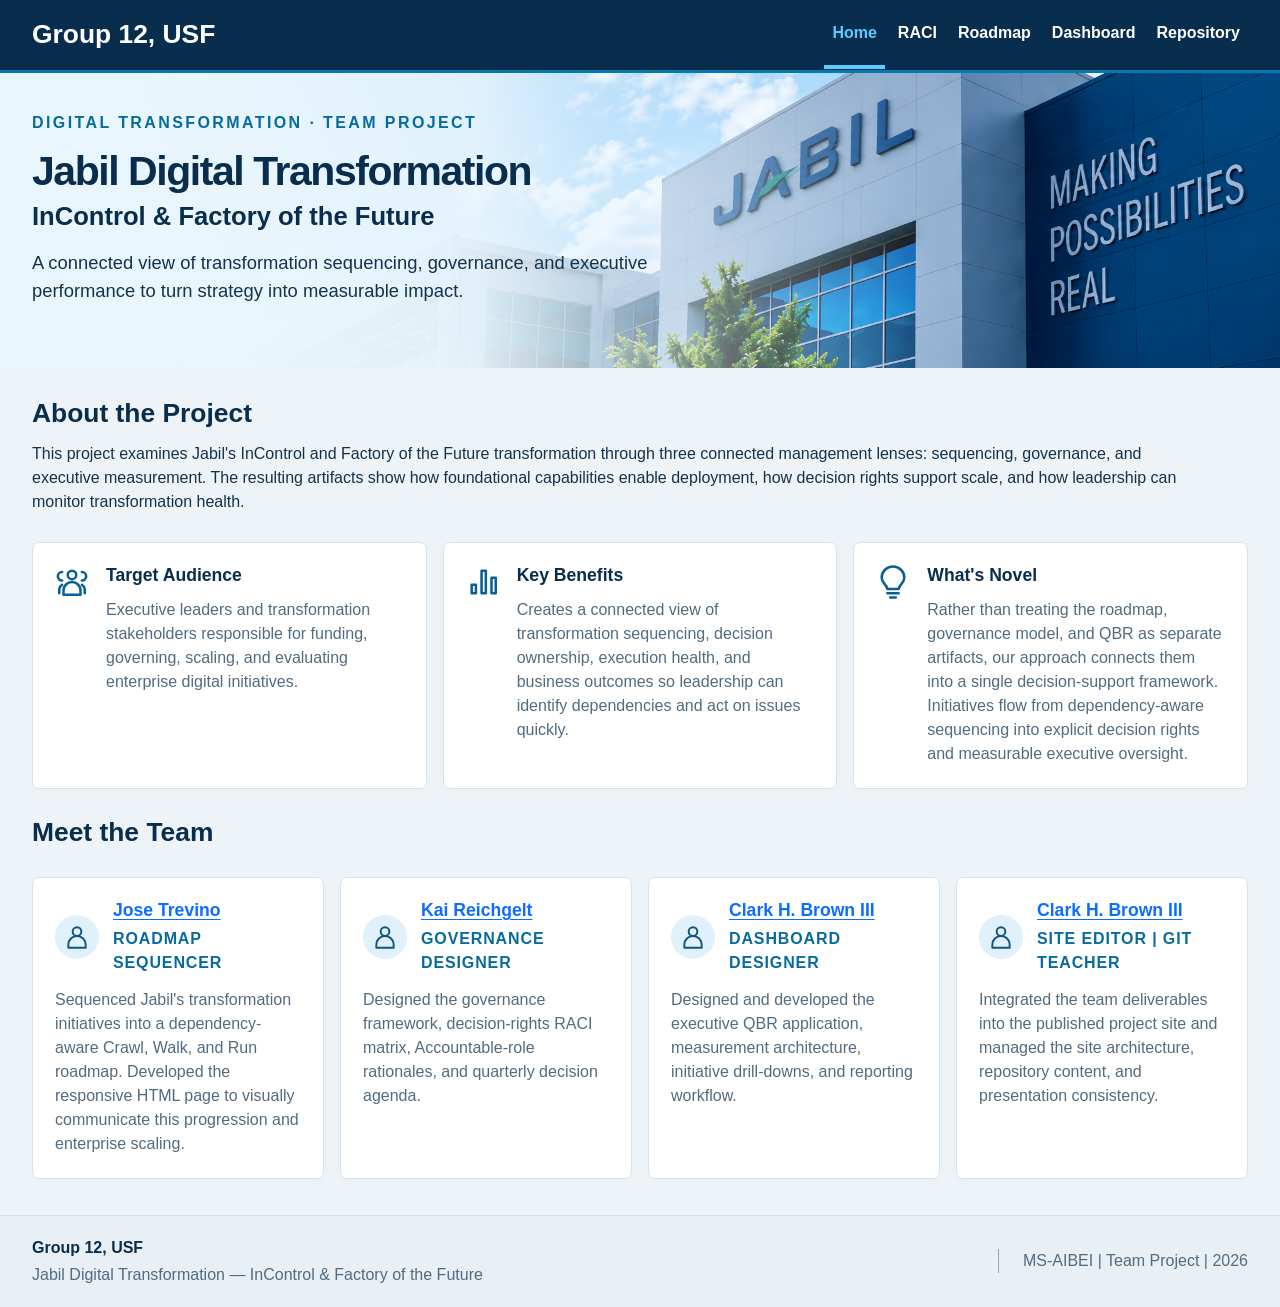
<file: index.html>
<!doctype html>
<html lang="en">
  <head>
    <meta charset="utf-8" />
    <meta name="viewport" content="width=device-width, initial-scale=1" />
    <meta name="theme-color" content="#092d4c" />
    <meta
      name="description"
      content="Group 12, USF: Jabil digital transformation roadmap, governance, and executive measurement."
    />
    <title>Jabil Digital Transformation | Group 12, USF</title>
    <link
      rel="stylesheet"
      href="https://cdn.jsdelivr.net/npm/bootstrap@5.3.8/dist/css/bootstrap.min.css"
      integrity="sha384-sRIl4kxILFvY47J16cr9ZwB07vP4J8+LH7qKQnuqkuIAvNWLzeN8tE5YBujZqJLB"
      crossorigin="anonymous"
    />
    <link rel="stylesheet" href="assets/css/site.css" />
  </head>
  <body>
    <svg xmlns="http://www.w3.org/2000/svg" class="d-none" aria-hidden="true">
      <symbol id="people" viewBox="0 0 24 24">
        <circle cx="12" cy="7" r="3" />
        <path
          d="M6 21v-3a6 6 0 0 1 12 0v3Z M5 5a3 3 0 0 0 0 6 M19 5a3 3 0 0 1 0 6 M3 20v-3a4 4 0 0 1 2-3 M21 20v-3a4 4 0 0 0-2-3"
        />
      </symbol>
      <symbol id="chart" viewBox="0 0 24 24">
        <path d="M4 20v-6h3v6Z M11 20V4h3v16Z M18 20v-11h3v11Z" />
      </symbol>
      <symbol id="bulb" viewBox="0 0 24 24">
        <path
          d="M8 17c0-3-4-4-4-8a8 8 0 0 1 16 0c0 4-4 5-4 8Z M8 20h8 M10 23h4"
        />
      </symbol>
      <symbol id="person" viewBox="0 0 24 24">
        <circle cx="12" cy="7" r="4" />
        <path d="M4 22v-3a8 8 0 0 1 16 0v3Z" />
      </symbol>
    </svg>
    <a class="skip" href="#content">Skip to content</a>
    <header class="site-header">
      <nav
        class="navbar navbar-expand-lg"
        data-bs-theme="dark"
        aria-label="Primary navigation"
      >
        <div class="container site-container">
          <a class="navbar-brand" href="index.html">Group 12, USF</a>
          <button
            class="navbar-toggler"
            type="button"
            data-bs-toggle="collapse"
            data-bs-target="#site-navigation"
            aria-controls="site-navigation"
            aria-expanded="false"
            aria-label="Toggle navigation"
          >
            <span class="navbar-toggler-icon"></span>
          </button>
          <div class="collapse navbar-collapse" id="site-navigation">
            <ul class="navbar-nav ms-auto">
              <li class="nav-item">
                <a class="nav-link active" href="index.html" aria-current="page"
                  >Home</a
                >
              </li>
              <li class="nav-item">
                <a class="nav-link" href="raci.html">RACI</a>
              </li>
              <li class="nav-item">
                <a class="nav-link" href="roadmap.html">Roadmap</a>
              </li>
              <li class="nav-item">
                <a class="nav-link" href="dashboard.html">Dashboard</a>
              </li>
              <li class="nav-item">
                <a class="nav-link" href="repository.html">Repository</a>
              </li>
            </ul>
          </div>
        </div>
      </nav>
    </header>
    <main id="content" tabindex="-1">
      <section class="hero" aria-labelledby="project-title">
        <div class="container site-container hero-inner">
          <div class="hero-copy">
            <p class="eyebrow">Digital Transformation · Team Project</p>
            <h1 id="project-title">Jabil Digital Transformation</h1>
            <p class="subtitle">InControl &amp; Factory of the Future</p>
            <p class="intro">
              A connected view of transformation sequencing, governance, and
              executive performance to turn strategy into measurable impact.
            </p>
          </div>
        </div>
      </section>
      <div class="container site-container content">
        <section aria-labelledby="about-heading">
          <h2 id="about-heading">About the Project</h2>
          <p class="about">
            This project examines Jabil's InControl and Factory of the Future
            transformation through three connected management lenses:
            sequencing, governance, and executive measurement. The resulting
            artifacts show how foundational capabilities enable deployment, how
            decision rights support scale, and how leadership can monitor
            transformation health.
          </p>
          <div class="row g-3 info-grid">
            <div class="col-12 col-md-4">
              <article class="card h-100 info-card">
                <svg class="icon" aria-hidden="true">
                  <use href="#people" />
                </svg>
                <div>
                  <h3>Target Audience</h3>
                  <p>
                    Executive leaders and transformation stakeholders
                    responsible for funding, governing, scaling, and evaluating
                    enterprise digital initiatives.
                  </p>
                </div>
              </article>
            </div>
            <div class="col-12 col-md-4">
              <article class="card h-100 info-card">
                <svg class="icon" aria-hidden="true"><use href="#chart" /></svg>
                <div>
                  <h3>Key Benefits</h3>
                  <p>
                    Creates a connected view of transformation sequencing,
                    decision ownership, execution health, and business outcomes
                    so leadership can identify dependencies and act on issues
                    quickly.
                  </p>
                </div>
              </article>
            </div>
            <div class="col-12 col-md-4">
              <article class="card h-100 info-card">
                <svg class="icon" aria-hidden="true"><use href="#bulb" /></svg>
                <div>
                  <h3>What's Novel</h3>
                  <p>
                    Rather than treating the roadmap, governance model, and QBR
                    as separate artifacts, our approach connects them into a
                    single decision-support framework. Initiatives flow from
                    dependency-aware sequencing into explicit decision rights
                    and measurable executive oversight.
                  </p>
                </div>
              </article>
            </div>
          </div>
          <h2>Meet the Team</h2>
          <div class="row g-3 team-grid">
            <div class="col-12 col-md-6 col-xl-3">
              <article class="card h-100">
                <div class="team-top">
                  <span class="avatar"
                    ><svg class="icon" aria-hidden="true">
                      <use href="#person" /></svg
                  ></span>
                  <div>
                    <h3>
                      <a
                        href="https://github.com/josegilberto-usf"
                        target="_blank"
                        rel="noopener noreferrer"
                        >Jose Trevino</a
                      >
                    </h3>
                    <div class="role">Roadmap Sequencer</div>
                  </div>
                </div>
                <p>
                  Sequenced Jabil's transformation initiatives into a
                  dependency-aware Crawl, Walk, and Run roadmap. Developed the
                  responsive HTML page to visually communicate this progression
                  and enterprise scaling.
                </p>
              </article>
            </div>
            <div class="col-12 col-md-6 col-xl-3">
              <article class="card h-100">
                <div class="team-top">
                  <span class="avatar"
                    ><svg class="icon" aria-hidden="true">
                      <use href="#person" /></svg
                  ></span>
                  <div>
                    <h3>
                      <a
                        href="https://github.com/kaiwreichgelt"
                        target="_blank"
                        rel="noopener noreferrer"
                        >Kai Reichgelt</a
                      >
                    </h3>
                    <div class="role">Governance Designer</div>
                  </div>
                </div>
                <p>
                  Designed the governance framework, decision-rights RACI
                  matrix, Accountable-role rationales, and quarterly decision
                  agenda.
                </p>
              </article>
            </div>
            <div class="col-12 col-md-6 col-xl-3">
              <article class="card h-100">
                <div class="team-top">
                  <span class="avatar"
                    ><svg class="icon" aria-hidden="true">
                      <use href="#person" /></svg
                  ></span>
                  <div>
                    <h3>
                      <a
                        href="https://github.com/clarkhbrowniii"
                        target="_blank"
                        rel="noopener noreferrer"
                        >Clark H. Brown III</a
                      >
                    </h3>
                    <div class="role">Dashboard Designer</div>
                  </div>
                </div>
                <p>
                  Designed and developed the executive QBR application,
                  measurement architecture, initiative drill-downs, and
                  reporting workflow.
                </p>
              </article>
            </div>
            <div class="col-12 col-md-6 col-xl-3">
              <article class="card h-100">
                <div class="team-top">
                  <span class="avatar"
                    ><svg class="icon" aria-hidden="true">
                      <use href="#person" /></svg
                  ></span>
                  <div>
                    <h3>
                      <a
                        href="https://github.com/clarkhbrowniii"
                        target="_blank"
                        rel="noopener noreferrer"
                        >Clark H. Brown III</a
                      >
                    </h3>
                    <div class="role">Site Editor | Git Teacher</div>
                  </div>
                </div>
                <p>
                  Integrated the team deliverables into the published project
                  site and managed the site architecture, repository content,
                  and presentation consistency.
                </p>
              </article>
            </div>
          </div>
        </section>
      </div>
    </main>
    <footer class="site-footer">
      <div class="container site-container footer-inner">
        <div>
          <strong>Group 12, USF</strong>
          <p>
            Jabil Digital Transformation — InControl &amp; Factory of the Future
          </p>
        </div>
        <div class="footer-meta">MS-AIBEI | Team Project | 2026</div>
      </div>
    </footer>
    <script
      src="https://cdn.jsdelivr.net/npm/bootstrap@5.3.8/dist/js/bootstrap.bundle.min.js"
      integrity="sha384-FKyoEForCGlyvwx9Hj09JcYn3nv7wiPVlz7YYwJrWVcXK/BmnVDxM+D2scQbITxI"
      crossorigin="anonymous"
    ></script>
  </body>
</html>
</file>
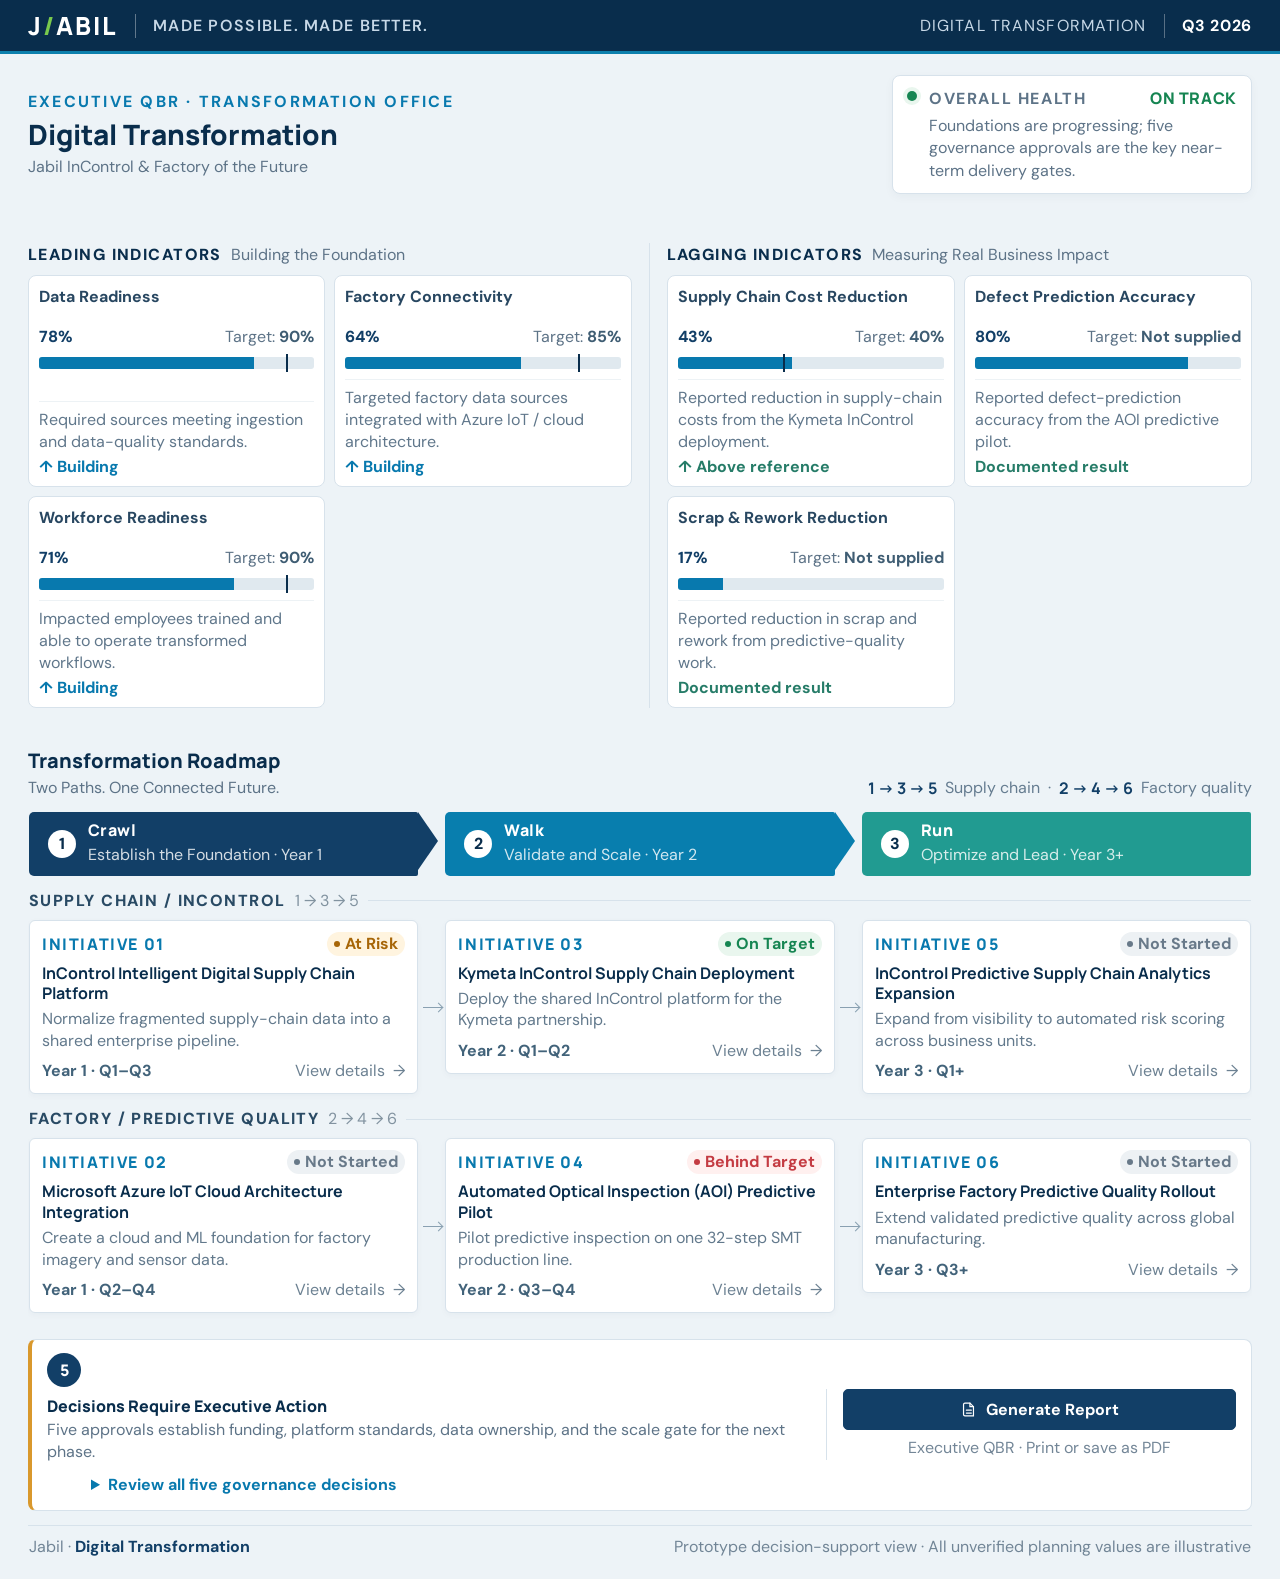
<file: _dashboard.html>
<!doctype html>
<html lang="en">
  <head>
    <meta charset="utf-8" />
    <meta name="viewport" content="width=device-width, initial-scale=1" />
    <meta name="theme-color" content="#092d4c" />
    <title>Digital Transformation | Executive QBR</title>
    <link rel="preconnect" href="https://fonts.googleapis.com" />
    <link rel="preconnect" href="https://fonts.gstatic.com" crossorigin />
    <link
      href="https://fonts.googleapis.com/css2?family=DM+Sans:wght@400;500;600;700&family=Manrope:wght@500;600;700;800&display=swap"
      rel="stylesheet"
    />
    <style>
      :root {
        color-scheme: light;
        --navy: #092d4c;
        --navy-2: #123f67;
        --blue: #0879ae;
        --blue-bright: #128cc3;
        --teal: #23a69a;
        --ink: #15324b;
        --muted: #5d7387;
        --line: #d7e2eb;
        --paper: #ffffff;
        --canvas: #edf3f7;
        --soft-blue: #f3f8fb;
        --green: #168552;
        --green-bg: #e9f6ee;
        --amber: #a76608;
        --amber-bg: #fff4df;
        --red: #c43b42;
        --red-bg: #fff0ef;
        --slate: #687989;
        --slate-bg: #edf1f4;
        --shadow: 0 12px 32px rgba(12, 42, 67, 0.12);
        --radius: 8px;
        font-family: "DM Sans", "Segoe UI", sans-serif;
        font-size: 100%;
        font-synthesis: none;
        text-rendering: optimizeLegibility;
      }

      * {
        box-sizing: border-box;
      }
      body {
        margin: 0;
        min-width: 320px;
        color: var(--ink);
        background: var(--canvas);
        font-size: 1em;
        line-height: 1.5;
      }
      button {
        font: inherit;
      }
      small {
        font-size: 1em;
      }
      button:focus-visible,
      summary:focus-visible {
        outline: 3px solid #f0b642;
        outline-offset: 3px;
      }
      [hidden] {
        display: none !important;
      }
      .app-view {
        min-height: 100vh;
      }
      .shell {
        width: min(100%, 1680px);
        margin-inline: auto;
        padding: 0 28px 20px;
      }

      .masthead {
        flex-wrap: wrap;
        min-height: 54px;
        padding: 0 max(28px, calc((100vw - 1624px) / 2));
        display: flex;
        align-items: center;
        justify-content: space-between;
        gap: 24px;
        color: #fff;
        background: var(--navy);
        border-bottom: 3px solid #0d80ad;
      }
      .brand-lockup {
        display: flex;
        align-items: center;
        min-width: 0;
        gap: 17px;
      }
      .brand-wordmark {
        color: #fff;
        font:
          800 1.5625rem/1 "Manrope",
          "Segoe UI",
          sans-serif;
        letter-spacing: 2px;
        white-space: normal;
      }
      .brand-wordmark .brand-slash {
        color: #79c94d;
      }
      .brand-tagline {
        padding-left: 17px;
        border-left: 1px solid rgba(255, 255, 255, 0.36);
        color: #c7d8e7;
        font-size: 1rem;
        font-weight: 600;
        letter-spacing: 0.08em;
        text-transform: uppercase;
        white-space: normal;
      }
      .masthead-context {
        flex-wrap: wrap;
        display: flex;
        align-items: center;
        gap: 17px;
        color: #c7d8e7;
        font-size: 1rem;
        letter-spacing: 0.07em;
        text-transform: uppercase;
      }
      .masthead-context strong {
        padding-left: 17px;
        color: #fff;
        border-left: 1px solid rgba(255, 255, 255, 0.32);
        font-size: 1rem;
        letter-spacing: 0.04em;
      }

      .overview {
        display: flex;
        align-items: center;
        justify-content: space-between;
        gap: 28px;
        padding: 21px 0 17px;
      }
      .eyebrow {
        margin: 0 0 5px;
        color: var(--blue);
        font-size: 1rem;
        font-weight: 700;
        letter-spacing: 0.14em;
        text-transform: uppercase;
      }
      h1,
      h2,
      h3,
      p {
        margin-top: 0;
      }
      h1 {
        margin: 0;
        color: var(--navy);
        font:
          800 1.75rem/1.12 "Manrope",
          "Segoe UI",
          sans-serif;
      }
      .subtitle {
        margin: 5px 0 0;
        color: var(--muted);
        font-size: 1rem;
      }
      .health-card {
        display: grid;
        grid-template-columns: 12px auto;
        align-items: start;
        gap: 10px;
        width: min(360px, 38%);
        padding: 11px 14px;
        background: #fff;
        border: 1px solid var(--line);
        border-radius: var(--radius);
        box-shadow: 0 3px 10px rgba(20, 55, 82, 0.04);
      }
      .health-dot {
        width: 10px;
        height: 10px;
        margin-top: 4px;
        background: var(--green);
        border-radius: 50%;
        box-shadow: 0 0 0 4px var(--green-bg);
        animation: health-pulse 2.4s ease-out infinite;
      }
      @keyframes health-pulse {
        0%,
        100% {
          box-shadow: 0 0 0 4px var(--green-bg);
        }
        60% {
          box-shadow: 0 0 0 10px rgba(22, 133, 82, 0);
        }
      }
      .health-heading {
        flex-wrap: wrap;
        display: flex;
        align-items: baseline;
        justify-content: space-between;
        gap: 12px;
      }
      .health-label {
        color: var(--muted);
        font-size: 1rem;
        font-weight: 700;
        letter-spacing: 0.1em;
        text-transform: uppercase;
      }
      .health-value {
        color: var(--green);
        font:
          800 1rem/1.2 "Manrope",
          sans-serif;
        letter-spacing: 0.04em;
      }
      .health-card p {
        margin: 4px 0 0;
        color: var(--muted);
        font-size: 1rem;
        line-height: 1.4;
      }


      .kpi-groups {
        margin-top: 2em;
        display: grid;
        grid-template-columns: 1fr 1fr;
        gap: 17px;
      }
      .kpi-group {
        min-width: 0;
      }
      .kpi-group + .kpi-group {
        padding-left: 17px;
        border-left: 1px solid var(--line);
      }
      .group-heading {
        flex-wrap: wrap;
        display: flex;
        align-items: baseline;
        gap: 9px;
        margin: 0 0 8px;
      }
      .group-heading h3 {
        margin: 0;
        color: var(--navy);
        font-size: 1rem;
        font-weight: 800;
        letter-spacing: 0.09em;
        text-transform: uppercase;
      }
      .group-heading span {
        color: var(--muted);
        font-size: 1rem;
      }
      .kpi-grid {
        display: grid;
        grid-template-columns: repeat(auto-fit, minmax(min(100%, 240px), 1fr));
        gap: 9px;
      }
      .kpi-card {
        min-width: 0;
        display: flex;
        flex-direction: column;
        align-items: flex-start;
        gap: 10px;
        text-align: left;
        padding: 11px 10px 9px;
        background: var(--paper);
        border: 1px solid var(--line);
        border-radius: var(--radius);
      }
      .kpi-name {
        min-height: 28px;
        margin: 0;
        color: #284761;
        font-size: 1rem;
        font-weight: 700;
        line-height: 1.3;
      }
      .kpi-metric {
        width: 100%;
      }
      .kpi-metric-labels {
        display: flex;
        flex-wrap: wrap;
        align-items: baseline;
        justify-content: space-between;
        gap: 4px 12px;
        margin-bottom: 8px;
      }
      .kpi-value {
        color: var(--navy-2);
        font-weight: 800;
      }
      .kpi-chart {
        position: relative;
        display: flex;
        width: 100%;
        height: 12px;
        background: #e0e9ef;
        border-radius: 3px;
      }
      .kpi-bar-value {
        width: var(--value);
        background: var(--blue);
        border-radius: 3px 0 0 3px;
      }
      .kpi-bar-remainder {
        flex: 1;
      }
      .kpi-target-marker {
        position: absolute;
        left: var(--target);
        top: -3px;
        width: 2px;
        height: 18px;
        background: var(--navy);
        transform: translateX(-50%);
      }
      .kpi-target {
        display: block;
        margin-top: 0;
        color: var(--muted);
        font-size: 1rem;
        line-height: 1.3;
      }
      .kpi-target strong {
        color: #3f5d73;
        font-weight: 700;
      }
      .kpi-bottom {
        width: 100%;
        margin-top: auto;
        padding-top: 7px;
        border-top: 1px solid #edf2f5;
      }
      .kpi-definition {
        margin: 0;
        color: #60778b;
        font-size: 1rem;
        line-height: 1.35;
      }
      .kpi-foot {
        flex-wrap: wrap;
        display: flex;
        justify-content: space-between;
        gap: 5px;
        margin-top: 5px;
        color: #778a98;
        font-size: 1rem;
        line-height: 1.25;
      }
      .kpi-signal {
        color: var(--blue);
        font-weight: 700;
        text-align: left;
      }
      .kpi-card[data-kind="documented"] .kpi-signal {
        color: #267c68;
      }

      .roadmap-section {
        margin-top: 42px;
      }
      .roadmap-topline {
        display: flex;
        align-items: end;
        justify-content: space-between;
        gap: 20px;
        margin-bottom: 11px;
      }
      .roadmap-topline h2 {
        margin: 0;
        color: var(--navy);
        font:
          800 1.25rem/1.1 "Manrope",
          sans-serif;
      }
      .roadmap-topline p {
        margin: 4px 0 0;
        color: var(--muted);
        font-size: 1rem;
      }
      .chain-legend {
        flex-wrap: wrap;
        display: flex;
        align-items: center;
        gap: 8px;
        color: #657c90;
        font-size: 1rem;
      }
      .chain-legend b {
        color: var(--navy-2);
        font:
          700 1rem "Manrope",
          sans-serif;
      }
      .roadmap-scroll {
        overflow-x: auto;
        padding: 1px 1px 8px;
        scrollbar-color: #b9c9d5 transparent;
      }
      .roadmap-inner {
        min-width: 1100px;
      }
      .phase-grid,
      .initiative-grid {
        display: grid;
        grid-template-columns: repeat(3, minmax(0, 1fr));
        gap: 27px;
      }
      .phase-band {
        position: relative;
        min-height: 58px;
        display: flex;
        align-items: center;
        gap: 12px;
        padding: 9px 19px;
        color: #fff;
        background: var(--navy-2);
        border-radius: 5px 2px 2px 5px;
      }
      .phase-band:nth-child(2) {
        background: #087eae;
      }
      .phase-band:nth-child(3) {
        background: #219b91;
      }
      .phase-band:not(:last-child)::after {
        content: "";
        position: absolute;
        z-index: 1;
        top: 0;
        right: -20px;
        width: 0;
        height: 0;
        border-top: 29px solid transparent;
        border-bottom: 29px solid transparent;
        border-left: 20px solid var(--navy-2);
      }
      .phase-band:nth-child(2)::after {
        border-left-color: #087eae;
      }
      .phase-number {
        display: grid;
        width: 28px;
        height: 28px;
        flex: 0 0 28px;
        place-items: center;
        color: var(--navy);
        background: #fff;
        border-radius: 50%;
        font-size: 1rem;
        font-weight: 800;
      }
      .phase-band strong {
        display: block;
        font:
          800 1rem/1.15 "Manrope",
          sans-serif;
        letter-spacing: 0.03em;
      }
      .phase-band small {
        display: block;
        margin-top: 3px;
        color: rgba(255, 255, 255, 0.82);
        font-size: 1rem;
      }
      .path-block {
        margin-top: 13px;
      }
      .path-heading {
        flex-wrap: wrap;
        display: flex;
        align-items: center;
        gap: 9px;
        margin-bottom: 7px;
      }
      .path-heading h3 {
        margin: 0;
        color: #294a64;
        font-size: 1rem;
        font-weight: 800;
        letter-spacing: 0.09em;
        text-transform: uppercase;
      }
      .path-heading span {
        color: #8293a0;
        font-size: 1rem;
      }
      .path-rule {
        height: 1px;
        flex: 1;
        background: var(--line);
      }
      .initiative-cell {
        position: relative;
        min-width: 0;
      }
      .initiative-cell:not(:last-child)::after {
        content: "";
        position: absolute;
        z-index: 2;
        top: 50%;
        right: -24px;
        width: 19px;
        border-top: 1px solid #89a0b1;
      }
      .initiative-cell:not(:last-child)::before {
        content: "";
        position: absolute;
        z-index: 2;
        top: calc(50% - 3px);
        right: -24px;
        width: 6px;
        height: 6px;
        border-top: 1px solid #89a0b1;
        border-right: 1px solid #89a0b1;
        transform: rotate(45deg);
      }
      .initiative-card {
        position: relative;
        width: 100%;
        min-height: 119px;
        display: flex;
        flex-direction: column;
        align-items: stretch;
        padding: 11px 12px 10px;
        color: inherit;
        text-align: left;
        background: #fff;
        border: 1px solid var(--line);
        border-radius: 6px;
        box-shadow: 0 2px 6px rgba(21, 50, 75, 0.035);
        cursor: pointer;
        transition:
          border-color 0.16s ease,
          box-shadow 0.16s ease,
          transform 0.16s ease;
      }
      .initiative-card:hover {
        border-color: #83b2ca;
        box-shadow: 0 5px 14px rgba(18, 63, 103, 0.11);
        transform: translateY(-1px);
      }
      .initiative-card:focus-visible {
        outline: 3px solid #f0b642;
        outline-offset: 2px;
      }
      .initiative-card-top {
        flex-wrap: wrap;
        display: flex;
        align-items: center;
        justify-content: space-between;
        gap: 7px;
        margin-bottom: 7px;
      }
      .initiative-number {
        color: var(--blue);
        font:
          800 1rem "Manrope",
          sans-serif;
        letter-spacing: 0.1em;
      }
      .status-pill {
        display: inline-flex;
        align-items: center;
        gap: 5px;
        max-width: 100%;
        padding: 4px 7px;
        border-radius: 99px;
        font-size: 1rem;
        font-weight: 700;
        line-height: 1;
        white-space: normal;
      }
      .status-pill::before {
        content: "";
        width: 6px;
        height: 6px;
        flex: 0 0 6px;
        background: currentColor;
        border-radius: 50%;
      }
      .status-on-target {
        color: var(--green);
        background: var(--green-bg);
      }
      .status-at-risk {
        color: var(--amber);
        background: var(--amber-bg);
      }
      .status-behind-target {
        color: var(--red);
        background: var(--red-bg);
      }
      .status-not-started {
        color: var(--slate);
        background: var(--slate-bg);
      }
      .initiative-card h4 {
        margin: 0;
        color: var(--navy);
        font:
          700 1rem/1.27 "Manrope",
          sans-serif;
      }
      .initiative-card-summary {
        margin: 5px 0 0;
        color: #62798c;
        font-size: 1rem;
        line-height: 1.35;
      }
      .initiative-card-bottom {
        flex-wrap: wrap;
        display: flex;
        align-items: center;
        justify-content: space-between;
        gap: 8px;
        margin-top: auto;
        padding-top: 8px;
        color: #6c8192;
        font-size: 1rem;
      }
      .initiative-card-bottom strong {
        color: #42637a;
        font-weight: 700;
      }

      .executive-actions {
        display: grid;
        grid-template-columns: minmax(0, 1.3fr) minmax(200px, 0.7fr);
        gap: 17px;
        align-items: center;
        margin-top: 18px;
        padding: 13px 15px;
        background: #fff;
        border: 1px solid var(--line);
        border-left: 4px solid #d9982c;
        border-radius: var(--radius);
      }
      .action-title-row {
        flex-wrap: wrap;
        display: flex;
        align-items: center;
        gap: 10px;
      }
      .action-count {
        display: grid;
        width: 34px;
        height: 34px;
        flex: 0 0 34px;
        place-items: center;
        color: #fff;
        background: var(--navy-2);
        border-radius: 50%;
        font:
          800 1rem "Manrope",
          sans-serif;
      }
      .action-copy h2 {
        margin: 0;
        color: var(--navy);
        font:
          800 1rem/1.2 "Manrope",
          sans-serif;
      }
      .action-copy p {
        margin: 3px 0 0;
        color: var(--muted);
        font-size: 1rem;
        line-height: 1.35;
      }
      .decision-details {
        margin: 10px 0 0 44px;
      }
      .decision-details summary {
        width: fit-content;
        color: var(--blue);
        font-size: 1rem;
        font-weight: 700;
        cursor: pointer;
      }
      .decision-list {
        display: grid;
        gap: 6px;
        margin-top: 8px;
      }
      .decision-row {
        display: grid;
        grid-template-columns: 23px minmax(0, 1fr) auto;
        gap: 8px;
        align-items: start;
        padding: 7px 9px;
        background: var(--soft-blue);
        border: 1px solid #e3edf3;
        border-radius: 5px;
      }
      .decision-row-number {
        color: var(--blue);
        font:
          800 1rem "Manrope",
          sans-serif;
      }
      .decision-row p {
        margin: 0;
        color: #334f66;
        font-size: 1rem;
        line-height: 1.4;
      }
      .decision-row small {
        display: block;
        margin-top: 3px;
        color: #687e90;
        font-size: 1rem;
      }
      .decision-due {
        color: #657c8e;
        font-size: 1rem;
        white-space: normal;
      }
      .report-cta {
        display: flex;
        flex-direction: column;
        align-items: stretch;
        gap: 6px;
        padding-left: 16px;
        border-left: 1px solid var(--line);
      }
      .primary-button {
        min-height: 41px;
        display: inline-flex;
        align-items: center;
        justify-content: center;
        gap: 9px;
        padding: 0 16px;
        color: #fff;
        background: var(--navy-2);
        border: 1px solid var(--navy-2);
        border-radius: 5px;
        font-size: 1rem;
        font-weight: 700;
        cursor: pointer;
        transition:
          background 0.15s ease,
          transform 0.15s ease;
      }
      .primary-button:hover {
        background: #0b5d89;
        transform: translateY(-1px);
      }
      .primary-button svg {
        width: 17px;
        height: 17px;
      }
      .report-cta small {
        color: #738697;
        font-size: 1rem;
        text-align: center;
      }
      .page-footer {
        display: flex;
        align-items: center;
        justify-content: space-between;
        gap: 20px;
        margin-top: 14px;
        padding: 9px 1px 0;
        color: #718596;
        border-top: 1px solid var(--line);
        font-size: 1rem;
      }
      .page-footer strong {
        color: var(--navy-2);
        font-weight: 700;
      }

      .overlay {
        position: fixed;
        z-index: 20;
        inset: 0;
        overflow-y: auto;
        background: rgba(5, 26, 45, 0.7);
      }
      .detail-view {
        min-height: 100%;
        background: #f5f8fa;
      }
      .detail-masthead,
      .report-masthead {
        min-height: 66px;
        display: flex;
        align-items: center;
        justify-content: space-between;
        gap: 18px;
        padding: 10px clamp(18px, 4vw, 64px);
        color: #fff;
        background: var(--navy);
        border-bottom: 3px solid #0d80ad;
      }
      .detail-brand {
        display: flex;
        align-items: center;
        gap: 17px;
        min-width: 0;
      }
      .detail-brand-copy {
        padding-left: 17px;
        color: #c5d7e5;
        border-left: 1px solid rgba(255, 255, 255, 0.3);
        font-size: 1rem;
        line-height: 1.45;
      }
      .detail-brand-copy strong {
        display: block;
        color: #fff;
        font-size: 1rem;
      }
      .close-button {
        width: 46px;
        height: 46px;
        flex: 0 0 46px;
        display: grid;
        place-items: center;
        padding: 0;
        color: #fff;
        background: rgba(255, 255, 255, 0.08);
        border: 1px solid rgba(255, 255, 255, 0.6);
        border-radius: 5px;
        font:
          400 2.25rem/1 "DM Sans",
          sans-serif;
        cursor: pointer;
      }
      .close-button:hover {
        color: var(--navy);
        background: #fff;
      }
      .detail-content {
        width: min(1220px, 100%);
        margin: 0 auto;
        padding: clamp(22px, 4vw, 52px);
      }
      .detail-context {
        margin: 0 0 7px;
        color: var(--blue);
        font-size: 1rem;
        font-weight: 800;
        letter-spacing: 0.13em;
        text-transform: uppercase;
      }
      .detail-title-row {
        display: flex;
        align-items: center;
        gap: 17px;
        padding-bottom: 22px;
        border-bottom: 1px solid var(--line);
      }
      .detail-number {
        display: grid;
        width: 58px;
        height: 58px;
        flex: 0 0 58px;
        place-items: center;
        color: #fff;
        background: var(--blue);
        border-radius: 7px;
        font:
          800 1.4375rem "Manrope",
          sans-serif;
      }
      .detail-title-copy {
        min-width: 0;
        flex: 1;
      }
      .detail-title-copy h1 {
        font-size: clamp(1.3125rem, 3vw, 2rem);
      }
      .detail-meta {
        display: flex;
        flex-wrap: wrap;
        gap: 6px 15px;
        margin-top: 8px;
        color: #637a8d;
        font-size: 1rem;
      }
      .detail-status {
        flex: 0 0 auto;
      }
      .detail-sections {
        display: grid;
        grid-template-columns: repeat(2, minmax(0, 1fr));
        gap: 12px;
        margin-top: 20px;
      }
      .detail-section {
        min-width: 0;
        padding: 17px 18px;
        background: #fff;
        border: 1px solid var(--line);
        border-radius: 6px;
      }
      .detail-section:last-child {
        grid-column: 1 / -1;
      }
      .detail-section-heading {
        display: flex;
        align-items: center;
        gap: 9px;
        margin-bottom: 9px;
      }
      .detail-section-index {
        display: grid;
        width: 23px;
        height: 23px;
        flex: 0 0 23px;
        place-items: center;
        color: var(--blue);
        background: #e9f3f8;
        border-radius: 50%;
        font:
          800 1rem "Manrope",
          sans-serif;
      }
      .detail-section h2 {
        margin: 0;
        color: var(--navy);
        font:
          800 1rem "Manrope",
          sans-serif;
      }
      .detail-section p {
        margin: 0;
        color: #526b7e;
        font-size: 1rem;
        line-height: 1.6;
      }
      .detail-section p + p {
        margin-top: 7px;
      }
      .detail-status-panel {
        flex-wrap: wrap;
        display: flex;
        align-items: center;
        gap: 9px;
        margin: 1px 0 9px;
      }
      .detail-status-panel .status-pill {
        font-size: 1rem;
      }
      .detail-status-panel span:last-child {
        color: #61798c;
        font-size: 1rem;
      }
      .decision-normal {
        color: var(--green) !important;
        font-weight: 800;
      }
      .decision-required {
        color: var(--red) !important;
        font-size: 1rem !important;
        font-weight: 800;
        letter-spacing: 0.045em;
      }
      .decision-cards {
        display: grid;
        gap: 7px;
        margin-top: 10px;
      }
      .decision-card {
        padding: 10px 11px;
        background: #fff8f7;
        border: 1px solid #f0d2ce;
        border-radius: 5px;
      }
      .decision-card strong {
        display: block;
        color: #743b3d;
        font-size: 1rem;
        line-height: 1.45;
      }
      .decision-card span {
        display: block;
        margin-top: 4px;
        color: #785f61;
        font-size: 1rem;
        line-height: 1.45;
      }
      .detail-footnote {
        margin: 17px 0 0;
        color: #7a8c99;
        font-size: 1rem;
      }

      .report-overlay {
        background: #dfe7ed;
      }
      .report-masthead {
        position: sticky;
        top: 0;
        z-index: 2;
      }
      .report-toolbar-title {
        color: #d0dfeb;
        font-size: 1rem;
      }
      .report-toolbar-actions {
        display: flex;
        align-items: center;
        gap: 9px;
      }
      .print-button {
        min-height: 38px;
        padding: 0 13px;
        color: #fff;
        background: #1477a5;
        border: 1px solid #65a7c5;
        border-radius: 4px;
        font-size: 1rem;
        font-weight: 700;
        cursor: pointer;
      }
      .print-button:hover {
        background: #0d638e;
      }
      .report-document {
        width: min(1120px, calc(100% - 36px));
        margin: 22px auto;
        padding: 38px 44px;
        background: #fff;
        box-shadow: var(--shadow);
      }
      .report-title-block {
        display: flex;
        align-items: end;
        justify-content: space-between;
        gap: 20px;
        padding-bottom: 18px;
        border-bottom: 3px solid var(--navy);
      }
      .report-title-block h1 {
        font-size: 1.5625rem;
      }
      .report-title-block p {
        margin: 5px 0 0;
        color: var(--muted);
        font-size: 1rem;
      }
      .report-period {
        color: #526a7e;
        font-size: 1rem;
        font-weight: 700;
        text-align: right;
      }
      .report-health {
        flex-wrap: wrap;
        display: flex;
        align-items: center;
        gap: 11px;
        margin: 17px 0 22px;
        padding: 13px 15px;
        background: #f0f7f4;
        border: 1px solid #cfe4d9;
        border-radius: 5px;
      }
      .report-health strong {
        color: var(--green);
        font:
          800 1rem "Manrope",
          sans-serif;
      }
      .report-health span {
        color: #506b60;
        font-size: 1rem;
      }
      .report-section {
        margin-top: 21px;
      }
      .report-section h2 {
        margin: 0 0 9px;
        padding-bottom: 6px;
        color: var(--navy);
        border-bottom: 1px solid var(--line);
        font:
          800 1rem "Manrope",
          sans-serif;
      }
      .report-table-wrap {
        width: 100%;
        overflow-x: auto;
      }
      .report-table {
        width: 100%;
        border-collapse: collapse;
        font-size: 1rem;
        line-height: 1.45;
      }
      .report-table th {
        padding: 7px 8px;
        color: #fff;
        background: var(--navy-2);
        font-size: 1rem;
        font-weight: 700;
        text-align: left;
      }
      .report-table td {
        padding: 7px 8px;
        color: #3f586c;
        border-bottom: 1px solid #e2e9ee;
        vertical-align: top;
      }
      .report-table tr:nth-child(even) td {
        background: #f6f9fb;
      }
      .report-table strong {
        color: var(--navy);
      }
      .report-status {
        font-weight: 800;
        white-space: normal;
      }
      .report-status.status-on-target {
        color: var(--green);
        background: transparent;
      }
      .report-status.status-at-risk {
        color: var(--amber);
        background: transparent;
      }
      .report-status.status-behind-target {
        color: var(--red);
        background: transparent;
      }
      .report-status.status-not-started {
        color: var(--slate);
        background: transparent;
      }
      .report-decision-state {
        font-weight: 800;
      }
      .report-decision-state.required {
        color: var(--red);
      }
      .report-decision-state.normal {
        color: var(--green);
      }
      .report-source-note {
        margin: 12px 0 0;
        color: #6a7e8e;
        font-size: 1rem;
        line-height: 1.45;
      }
      .report-footer {
        flex-wrap: wrap;
        display: flex;
        justify-content: space-between;
        margin-top: 24px;
        padding-top: 9px;
        color: #708493;
        border-top: 1px solid var(--line);
        font-size: 1rem;
      }

      @media (max-width: 980px) {
        .shell {
          padding-inline: 20px;
        }
        .kpi-groups {
          grid-template-columns: 1fr;
          gap: 12px;
        }
        .kpi-group + .kpi-group {
          padding: 11px 0 0;
          border-top: 1px solid var(--line);
          border-left: 0;
        }
        .roadmap-section {
          margin-top: 38px;
        }
      }
      @media (max-width: 680px) {
        .masthead {
          min-height: 51px;
          padding-inline: 16px;
        }
        .brand-wordmark {
          font-size: 1.3125rem;
        }
        .brand-tagline {
          display: none;
        }
        .masthead-context {
          gap: 9px;
          font-size: 1rem;
        }
        .masthead-context strong {
          padding-left: 9px;
          font-size: 1rem;
        }
        .shell {
          padding-inline: 15px;
        }
        .overview {
          align-items: stretch;
          flex-direction: column;
          gap: 13px;
          padding: 18px 0 13px;
        }
        h1 {
          font-size: 1.5rem;
        }
        .health-card {
          width: 100%;
        }
          .kpi-grid {
          grid-template-columns: repeat(auto-fit, minmax(min(100%, 240px), 1fr));
        }
        .roadmap-topline {
          align-items: start;
          flex-direction: column;
          gap: 6px;
        }
        .chain-legend {
          align-self: flex-start;
        }
        .executive-actions {
          grid-template-columns: 1fr;
          gap: 12px;
        }
        .report-cta {
          padding: 11px 0 0;
          border-top: 1px solid var(--line);
          border-left: 0;
        }
        .decision-details {
          margin-left: 0;
        }
        .page-footer {
          align-items: start;
          flex-direction: column;
          gap: 4px;
        }
        .detail-masthead,
        .report-masthead {
          min-height: 59px;
          padding-inline: 14px;
        }
        .detail-brand {
          gap: 10px;
        }
        .detail-brand-copy {
          padding-left: 10px;
          font-size: 1rem;
        }
        .detail-brand-copy strong {
          font-size: 1rem;
        }
        .close-button {
          width: 42px;
          height: 42px;
          flex-basis: 42px;
          font-size: 2rem;
        }
        .detail-content {
          padding: 22px 16px 28px;
        }
        .detail-title-row {
          align-items: flex-start;
          flex-wrap: wrap;
          gap: 12px;
        }
        .detail-number {
          width: 45px;
          height: 45px;
          flex-basis: 45px;
          font-size: 1.125rem;
        }
        .detail-title-copy {
          width: calc(100% - 58px);
          flex: 1 1 calc(100% - 58px);
        }
        .detail-status {
          margin-left: 57px;
        }
        .detail-sections {
          grid-template-columns: 1fr;
        }
        .detail-section:last-child {
          grid-column: auto;
        }
        .report-masthead {
          align-items: center;
        }
        .report-toolbar-title {
          display: none;
        }
        .report-toolbar-actions {
          gap: 6px;
        }
        .print-button {
          min-height: 36px;
          padding-inline: 9px;
          font-size: 1rem;
        }
        .report-document {
          width: 100%;
          margin: 0;
          padding: 23px 16px;
        }
        .report-title-block {
          align-items: start;
          flex-direction: column;
          gap: 8px;
        }
        .report-period {
          text-align: left;
        }
        .decision-row {
          grid-template-columns: 20px minmax(0, 1fr);
        }
        .decision-due {
          grid-column: 2;
        }
      }
      @media (prefers-reduced-motion: reduce) {
        .health-dot {
          animation: none;
        }
        *,
        *::before,
        *::after {
          scroll-behavior: auto !important;
          transition-duration: 0.01ms !important;
          animation-duration: 0.01ms !important;
          animation-iteration-count: 1 !important;
        }
      }
      @media print {
        @page {
          size: landscape;
          margin: 12mm;
        }
        body {
          min-width: 0;
          background: #fff !important;
        }
        body.print-report .app-view,
        body.print-report #initiative-overlay,
        body:not(.print-report) #report-overlay {
          display: none !important;
        }
        body.print-report #report-overlay {
          position: static;
          display: block !important;
          overflow: visible;
          background: #fff !important;
        }
        body.print-report .report-masthead {
          display: none !important;
        }
        body.print-report .report-document {
          width: 100%;
          margin: 0;
          padding: 0;
          box-shadow: none;
        }
        body.print-report .report-section {
          break-inside: avoid;
        }
        body.print-report .report-table tr {
          break-inside: avoid;
        }
        body.print-report .report-title-block {
          break-after: avoid;
        }
        body.print-report .report-table th {
          color: #fff !important;
          background: var(--navy-2) !important;
          print-color-adjust: exact;
          -webkit-print-color-adjust: exact;
        }
        body.print-report .report-health {
          print-color-adjust: exact;
          -webkit-print-color-adjust: exact;
        }
        body.print-report .report-table tr:nth-child(even) td {
          background: #f6f9fb !important;
          print-color-adjust: exact;
          -webkit-print-color-adjust: exact;
        }
        body.print-report .report-table-wrap {
          overflow: visible;
        }
        body.print-report .report-table {
          font-size: 1rem;
        }
      }
    </style>
  </head>
  <body>
    <div class="app-view" id="dashboard-view">
      <header class="masthead">
        <div class="brand-lockup" aria-label="Jabil">
          <div class="brand-wordmark">
            J<span class="brand-slash">/</span>ABIL
          </div>
          <div class="brand-tagline">Made possible. Made better.</div>
        </div>
        <div class="masthead-context">
          <span>Digital Transformation</span
          ><strong id="quarter-label">Q3 2026</strong>
        </div>
      </header>

      <main class="shell">
        <section class="overview" aria-labelledby="page-title">
          <div>
            <p class="eyebrow">Executive QBR · Transformation Office</p>
            <h1 id="page-title">Digital Transformation</h1>
            <p class="subtitle" id="program-subtitle">
              Jabil InControl &amp; Factory of the Future
            </p>
          </div>
          <aside
            class="health-card"
            aria-label="Overall transformation health: On track"
          >
            <span class="health-dot" aria-hidden="true"></span>
            <div>
              <div class="health-heading">
                <span class="health-label">Overall health</span
                ><strong class="health-value">ON TRACK</strong>
              </div>
              <p id="health-statement">
                Foundations are progressing; five governance approvals are the
                key near-term delivery gates.
              </p>
            </div>
          </aside>
        </section>
        <section aria-label="Transformation KPIs">
          <div class="kpi-groups" id="kpi-groups"></div>
        </section>

        <section class="roadmap-section" aria-labelledby="roadmap-title">
          <div class="roadmap-topline">
            <div>
              <h2 id="roadmap-title">Transformation Roadmap</h2>
              <p>Two Paths. One Connected Future.</p>
            </div>
            <div class="chain-legend" aria-label="Dependency paths">
              <b>1 → 3 → 5</b><span>Supply chain</span
              ><span aria-hidden="true">·</span><b>2 → 4 → 6</b
              ><span>Factory quality</span>
            </div>
          </div>
          <div
            class="roadmap-scroll"
            tabindex="0"
            aria-label="Scrollable transformation roadmap"
          >
            <div class="roadmap-inner" id="roadmap-content"></div>
          </div>
        </section>

        <section
          class="executive-actions"
          aria-labelledby="executive-actions-title"
        >
          <div>
            <div class="action-title-row">
              <span class="action-count" aria-hidden="true" id="decision-count"
                >5</span
              >
              <div class="action-copy">
                <h2 id="executive-actions-title">
                  Decisions Require Executive Action
                </h2>
                <p>
                  Five approvals establish funding, platform standards, data
                  ownership, and the scale gate for the next phase.
                </p>
              </div>
            </div>
            <details class="decision-details">
              <summary>Review all five governance decisions</summary>
              <div class="decision-list" id="decision-list"></div>
            </details>
          </div>
          <div class="report-cta">
            <button class="primary-button" id="open-report" type="button">
              <svg viewBox="0 0 24 24" fill="none" aria-hidden="true">
                <path
                  d="M7 3h7l5 5v13H7a2 2 0 0 1-2-2V5a2 2 0 0 1 2-2Z"
                  stroke="currentColor"
                  stroke-width="1.7"
                />
                <path
                  d="M14 3v5h5M9 13h7M9 17h7"
                  stroke="currentColor"
                  stroke-width="1.7"
                  stroke-linecap="round"
                />
              </svg>
              Generate Report
            </button>
            <small>Executive QBR · Print or save as PDF</small>
          </div>
        </section>

        <footer class="page-footer">
          <span>Jabil · <strong>Digital Transformation</strong></span
          ><span
            >Prototype decision-support view · All unverified planning values
            are illustrative</span
          >
        </footer>
      </main>
    </div>

    <section
      class="overlay"
      id="initiative-overlay"
      role="dialog"
      aria-modal="true"
      aria-labelledby="detail-name"
      aria-describedby="detail-context"
      hidden
    >
      <div class="detail-view">
        <header class="detail-masthead">
          <div class="detail-brand">
            <div class="brand-wordmark" aria-label="Jabil">
              J<span class="brand-slash">/</span>ABIL
            </div>
            <div class="detail-brand-copy">
              <strong>Digital Transformation</strong>Initiative Detail ·
              Executive QBR
            </div>
          </div>
          <button
            class="close-button"
            type="button"
            data-close-detail
            aria-label="Close initiative detail"
          >
            ×
          </button>
        </header>
        <main class="detail-content">
          <p class="detail-context" id="detail-context">
            Initiative 01 · Crawl
          </p>
          <div class="detail-title-row">
            <span class="detail-number" id="detail-number">01</span>
            <div class="detail-title-copy">
              <h1 id="detail-name">Initiative name</h1>
              <div class="detail-meta" id="detail-meta"></div>
            </div>
            <span class="detail-status" id="detail-status"></span>
          </div>
          <div class="detail-sections" id="detail-sections"></div>
          <p class="detail-footnote">
            Status and execution commentary are illustrative prototype content,
            not a representation of Jabil's current operating results.
          </p>
        </main>
      </div>
    </section>

    <section
      class="overlay report-overlay"
      id="report-overlay"
      role="dialog"
      aria-modal="true"
      aria-labelledby="report-title"
      hidden
    >
      <header class="report-masthead">
        <div class="detail-brand">
          <div class="brand-wordmark" aria-label="Jabil">
            J<span class="brand-slash">/</span>ABIL
          </div>
          <span class="report-toolbar-title">Executive QBR report</span>
        </div>
        <div class="report-toolbar-actions">
          <button class="print-button" id="print-report" type="button">
            Print / Save as PDF
          </button>
          <button
            class="close-button"
            type="button"
            data-close-report
            aria-label="Close report"
          >
            ×
          </button>
        </div>
      </header>
      <main class="report-document" id="report-document"></main>
    </section>
    <div
      id="live-region"
      class="visually-hidden"
      aria-live="polite"
      aria-atomic="true"
    ></div>

    <script>
      const qbrData = {
        metadata: {
          organization: "Jabil",
          title: "Digital Transformation",
          program: "Jabil InControl & Factory of the Future",
          quarter: "Q3 2026",
          health: "On Track",
          healthStatement:
            "Foundations are progressing; five governance approvals are the key near-term delivery gates.",
          healthBasis:
            "Illustrative portfolio assessment for this prototype QBR.",
        },
        phases: [
          {
            id: "crawl",
            name: "Crawl",
            description: "Establish the Foundation",
            timing: "Year 1",
          },
          {
            id: "walk",
            name: "Walk",
            description: "Validate and Scale",
            timing: "Year 2",
          },
          {
            id: "run",
            name: "Run",
            description: "Optimize and Lead",
            timing: "Year 3+",
          },
        ],
        kpiGroups: [
          {
            id: "leading",
            title: "Leading Indicators",
            subtitle: "Building the Foundation",
          },
          {
            id: "lagging",
            title: "Lagging Indicators",
            subtitle: "Measuring Real Business Impact",
          },
        ],
        kpis: [
          {
            id: "data-readiness",
            group: "leading",
            name: "Data Readiness",
            value: 78,
            target: "90%",
            signal: "↑ Building",
            kind: "prototype",
            definition:
              "Required sources meeting ingestion and data-quality standards.",
            formula:
              "Compliant required sources ÷ total required sources × 100",
            source: "Illustrative prototype value",
          },
          {
            id: "factory-connectivity",
            group: "leading",
            name: "Factory Connectivity",
            value: 64,
            target: "85%",
            signal: "↑ Building",
            kind: "prototype",
            definition:
              "Targeted factory data sources integrated with Azure IoT / cloud architecture.",
            formula: "Integrated target sources ÷ planned target sources × 100",
            source: "Illustrative prototype value",
          },
          {
            id: "workforce-readiness",
            group: "leading",
            name: "Workforce Readiness",
            value: 71,
            target: "90%",
            signal: "↑ Building",
            kind: "prototype",
            definition:
              "Impacted employees trained and able to operate transformed workflows.",
            formula:
              "Employees meeting readiness criteria ÷ impacted employees × 100",
            source: "Illustrative prototype value",
          },
          {
            id: "supply-chain-cost",
            group: "lagging",
            name: "Supply Chain Cost Reduction",
            value: 43,
            target: "40%",
            signal: "↑ Above reference",
            kind: "documented",
            definition:
              "Reported reduction in supply-chain costs from the Kymeta InControl deployment.",
            formula: "Documented result; calculation method not specified here",
            source: "Documented Jabil outcome",
          },
          {
            id: "defect-accuracy",
            group: "lagging",
            name: "Defect Prediction Accuracy",
            value: 80,
            target: "Not supplied",
            signal: "Documented result",
            kind: "documented",
            definition:
              "Reported defect-prediction accuracy from the AOI predictive pilot.",
            formula: "Documented result; calculation method not specified here",
            source: "Documented Jabil outcome",
          },
          {
            id: "scrap-rework",
            group: "lagging",
            name: "Scrap & Rework Reduction",
            value: 17,
            target: "Not supplied",
            signal: "Documented result",
            kind: "documented",
            definition:
              "Reported reduction in scrap and rework from predictive-quality work.",
            formula: "Documented result; calculation method not specified here",
            source: "Documented Jabil outcome",
          },
        ],
        initiatives: [
          {
            id: 1,
            phase: "crawl",
            path: "supply",
            timing: "Year 1 · Q1–Q3",
            name: "InControl Intelligent Digital Supply Chain Platform",
            capability:
              "Centralized data layer normalizing fragmented supply-chain data into a single enterprise pipeline.",
            summary:
              "Normalize fragmented supply-chain data into a shared enterprise pipeline.",
            status: "At Risk",
            progress:
              "Illustrative readiness: data model and named owners remain dependent on executive approvals.",
            why: "Supply-chain data is fragmented across systems and business units. Without a common model and accountable data owners, later InControl deployments cannot scale consistently.",
            impact:
              "Establishes the trusted data foundation for Kymeta deployment and later predictive risk scoring. The 43% documented cost reduction is associated with the Kymeta deployment, not this platform initiative.",
            action:
              "Confirm the common data model, appoint business-unit data owners, and align access policy before building the enterprise pipeline.",
            decisionIds: [1, 4],
          },
          {
            id: 2,
            phase: "crawl",
            path: "factory",
            timing: "Year 1 · Q2–Q4",
            name: "Microsoft Azure IoT Cloud Architecture Integration",
            capability:
              "Enterprise cloud and ML foundation capable of ingesting high-volume factory imagery and sensor data.",
            summary:
              "Create a cloud and ML foundation for factory imagery and sensor data.",
            status: "Not Started",
            progress:
              "Illustrative status: kickoff is gated by funding, contract scope, and enterprise standards.",
            why: "The predictive-quality pilot depends on a consistent, scalable architecture for factory imagery, sensor data, and machine-learning workloads.",
            impact:
              "Unblocks the AOI pilot and reduces the risk of incompatible site-level platforms. No separate financial outcome is attributed to this foundation initiative.",
            action:
              "Finalize agreement scope, approve Azure as the enterprise cloud / ML standard, and define ingestion standards before site integration.",
            decisionIds: [1, 2, 3],
          },
          {
            id: 3,
            phase: "walk",
            path: "supply",
            timing: "Year 2 · Q1–Q2",
            name: "Kymeta InControl Supply Chain Deployment",
            capability:
              "Deploy InControl for the Kymeta partnership using the shared digital supply-chain platform.",
            summary:
              "Deploy the shared InControl platform for the Kymeta partnership.",
            status: "On Target",
            progress:
              "Illustrative status: deployment follows the Crawl platform and data-readiness gate.",
            why: "The deployment is the first scaled use of the shared InControl platform and depends on Initiative 1's normalized data pipeline.",
            impact:
              "Documented Jabil outcome: 43% reduction in supply-chain costs. This result is tied to the Kymeta InControl deployment.",
            action:
              "Validate deployment scope, confirm the source-to-platform data map, and track realized cost reduction against the approved baseline.",
            decisionIds: [],
          },
          {
            id: 4,
            phase: "walk",
            path: "factory",
            timing: "Year 2 · Q3–Q4",
            name: "Automated Optical Inspection (AOI) Predictive Pilot",
            capability:
              "Deploy Azure Machine Learning on a single 32-step SMT production line.",
            summary:
              "Pilot predictive inspection on one 32-step SMT production line.",
            status: "Behind Target",
            progress:
              "Illustrative exception: the pilot is behind its planned sequence; management can recover within current authority.",
            why: "The pilot depends on Azure ingestion standards and a production-ready factory data path from Initiative 2.",
            impact:
              "Documented Jabil outcomes include 80% defect-prediction accuracy and increased first-pass yield. The accuracy figure is a result, not a target-attainment percentage.",
            action:
              "Re-sequence line integration, validate image and sensor data quality, and update the recovery plan with plant QA and operations leads.",
            decisionIds: [],
          },
          {
            id: 5,
            phase: "run",
            path: "supply",
            timing: "Year 3 · Q1+",
            name: "InControl Predictive Supply Chain Analytics Expansion",
            capability:
              "Scale from passive visualization to active automated risk scoring across global business units.",
            summary:
              "Expand from visibility to automated risk scoring across business units.",
            status: "Not Started",
            progress:
              "Illustrative status: the Run phase follows validated Walk outcomes and agreed scale thresholds.",
            why: "Global expansion should follow proof of value, trusted shared data, and an executive-approved definition of acceptable supply-chain impact.",
            impact:
              "Moves procurement from manual order entry toward managing AI-generated exceptions and model oversight. Scale benefits are not quantified in this prototype.",
            action:
              "Set the cost-reduction success threshold; prepare procurement roles, exception workflows, and model-monitoring ownership for scale.",
            decisionIds: [5],
          },
          {
            id: 6,
            phase: "run",
            path: "factory",
            timing: "Year 3 · Q3+",
            name: "Enterprise Factory Predictive Quality Rollout",
            capability:
              "Scale the predictive-quality model from one SMT line to global manufacturing facilities.",
            summary:
              "Extend validated predictive quality across global manufacturing.",
            status: "Not Started",
            progress:
              "Illustrative status: global rollout follows successful pilot thresholds and workflow readiness.",
            why: "The single-line AOI pilot must demonstrate repeatable prediction quality and operational response before global deployment.",
            impact:
              "Requires redesign of global QA workflows and retraining operators to respond to AI-driven alerts rather than scheduled manual checks. Enterprise-wide benefits are not quantified here.",
            action:
              "Define the defect-accuracy scale gate, standardize alert handling, and develop a site-by-site QA transition and training plan.",
            decisionIds: [5],
          },
        ],
        decisions: [
          {
            id: 1,
            description:
              "Approve Year 1 Crawl funding for InControl (Initiative 1) and Azure integration (Initiative 2)",
            accountable: "EVP & CFO",
            due: "Week 4",
            unblocks: "Both Crawl initiatives start on schedule",
          },
          {
            id: 2,
            description: "Approve Microsoft Azure agreement scope and terms",
            accountable: "SVP, Global Procurement & Supply Chain",
            due: "Week 6",
            unblocks: "Initiative 2 kickoff",
          },
          {
            id: 3,
            description:
              "Set Azure as the enterprise cloud / ML standard, including ingestion standards for factory imagery and sensor data",
            accountable: "SVP & CIO",
            due: "Week 8",
            unblocks:
              "Initiative 2 build and prevents site-level platform drift before Initiative 4",
          },
          {
            id: 4,
            description:
              "Approve the InControl common data model, named business-unit data owners, and cross-business-unit access policy",
            accountable: "SVP & CIO",
            due: "Week 10",
            unblocks: "Initiative 1 data normalization",
          },
          {
            id: 5,
            description:
              "Set Walk-to-Run success thresholds for minimum supply-chain cost reduction and minimum defect-prediction accuracy",
            accountable: "CEO",
            due: "Week 12",
            unblocks: "Objective scale gate before Year 2 pilots",
          },
        ],
      };

      const statusClasses = {
        "On Target": "status-on-target",
        "At Risk": "status-at-risk",
        "Behind Target": "status-behind-target",
        "Not Started": "status-not-started",
      };
      const phaseById = Object.fromEntries(
        qbrData.phases.map((phase) => [phase.id, phase]),
      );
      const decisionById = Object.fromEntries(
        qbrData.decisions.map((decision) => [decision.id, decision]),
      );
      const focusableSelector =
        'button:not([disabled]), a[href], input:not([disabled]), select:not([disabled]), textarea:not([disabled]), summary, [tabindex]:not([tabindex="-1"])';
      const dashboardView = document.getElementById("dashboard-view");
      const initiativeOverlay = document.getElementById("initiative-overlay");
      const reportOverlay = document.getElementById("report-overlay");
      const liveRegion = document.getElementById("live-region");
      let activeOverlay = null;
      let returnFocusTo = null;

      function escapeHtml(value) {
        return String(value).replace(
          /[&<>"']/g,
          (character) =>
            ({
              "&": "&amp;",
              "<": "&lt;",
              ">": "&gt;",
              '"': "&quot;",
              "'": "&#39;",
            })[character],
        );
      }

      function statusPill(status) {
        return `<span class="status-pill ${statusClasses[status] || "status-not-started"}">${escapeHtml(status)}</span>`;
      }

      function renderKpis() {
        const container = document.getElementById("kpi-groups");
        container.innerHTML = qbrData.kpiGroups
          .map((group) => {
            const cards = qbrData.kpis
              .filter((kpi) => kpi.group === group.id)
              .map(
                (kpi) => `
          <article class="kpi-card" data-kind="${escapeHtml(kpi.kind)}">
            <h3 class="kpi-name">${escapeHtml(kpi.name)}</h3>
            <div class="kpi-metric">
              <div class="kpi-metric-labels"><strong class="kpi-value">${kpi.value}%</strong><span class="kpi-target">Target: <strong>${escapeHtml(kpi.target)}</strong></span></div>
              <div class="kpi-chart" role="img" aria-label="${escapeHtml(kpi.name)}: current ${kpi.value}%, target ${escapeHtml(kpi.target)}. Scale 0 to 100%." style="--value: ${kpi.value}%;">
                <span class="kpi-bar-value" aria-hidden="true"></span><span class="kpi-bar-remainder" aria-hidden="true"></span>
                ${/^\d+(?:\.\d+)?%$/.test(kpi.target) ? `<span class="kpi-target-marker" style="--target: ${parseFloat(kpi.target)}%;" aria-hidden="true"></span>` : ""}
              </div>
            </div>
            <div class="kpi-bottom">
              <p class="kpi-definition">${escapeHtml(kpi.definition)}</p>
              <div class="kpi-foot"><span class="kpi-signal">${escapeHtml(kpi.signal)}</span></div>
            </div>
          </article>`,
              )
              .join("");
            return `<section class="kpi-group" aria-labelledby="group-${escapeHtml(group.id)}"><div class="group-heading"><h3 id="group-${escapeHtml(group.id)}">${escapeHtml(group.title)}</h3><span>${escapeHtml(group.subtitle)}</span></div><div class="kpi-grid">${cards}</div></section>`;
          })
          .join("");
      }

      // Measure natural content heights so every card fits without clipping,
      // including when the viewport or loaded fonts change.
      function equalizeKpiCardHeights() {
        const cards = [...document.querySelectorAll(".kpi-card")];
        cards.forEach((card) => (card.style.height = "auto"));
        const height = Math.ceil(
          Math.max(...cards.map((card) => card.getBoundingClientRect().height)),
        );
        cards.forEach((card) => (card.style.height = `${height}px`));
      }

      function renderRoadmap() {
        const container = document.getElementById("roadmap-content");
        const phaseBands = qbrData.phases
          .map(
            (phase, index) => `
        <div class="phase-band">
          <span class="phase-number">${index + 1}</span>
          <span><strong>${escapeHtml(phase.name)}</strong><small>${escapeHtml(phase.description)} · ${escapeHtml(phase.timing)}</small></span>
        </div>`,
          )
          .join("");
        const paths = [
          {
            id: "supply",
            title: "Supply Chain / InControl",
            chain: "1 → 3 → 5",
          },
          {
            id: "factory",
            title: "Factory / Predictive Quality",
            chain: "2 → 4 → 6",
          },
        ]
          .map((path) => {
            const cards = qbrData.phases
              .map((phase) => {
                const initiative = qbrData.initiatives.find(
                  (item) => item.path === path.id && item.phase === phase.id,
                );
                return `<div class="initiative-cell">
            <button class="initiative-card" type="button" data-initiative="${initiative.id}" aria-haspopup="dialog" aria-controls="initiative-overlay" aria-label="Open initiative ${initiative.id}: ${escapeHtml(initiative.name)}, status ${escapeHtml(initiative.status)}">
              <span class="initiative-card-top"><span class="initiative-number">INITIATIVE ${String(initiative.id).padStart(2, "0")}</span>${statusPill(initiative.status)}</span>
              <h4>${escapeHtml(initiative.name)}</h4>
              <p class="initiative-card-summary">${escapeHtml(initiative.summary)}</p>
              <span class="initiative-card-bottom"><strong>${escapeHtml(initiative.timing)}</strong><span>View details&nbsp; →</span></span>
            </button>
          </div>`;
              })
              .join("");
            return `<section class="path-block" aria-label="${escapeHtml(path.title)} dependency chain ${escapeHtml(path.chain)}"><div class="path-heading"><h3>${escapeHtml(path.title)}</h3><span>${escapeHtml(path.chain)}</span><span class="path-rule" aria-hidden="true"></span></div><div class="initiative-grid">${cards}</div></section>`;
          })
          .join("");
        container.innerHTML = `<div class="phase-grid" aria-label="Transformation phases">${phaseBands}</div>${paths}`;
      }

      function renderDecisionList() {
        document.getElementById("decision-count").textContent = String(
          qbrData.decisions.length,
        );
        document.getElementById("decision-list").innerHTML = qbrData.decisions
          .map(
            (decision) => `
        <article class="decision-row">
          <span class="decision-row-number">${String(decision.id).padStart(2, "0")}</span>
          <p><strong>${escapeHtml(decision.description)}</strong><small>Accountable: ${escapeHtml(decision.accountable)} · Unblocks: ${escapeHtml(decision.unblocks)}</small></p>
          <span class="decision-due">Due ${escapeHtml(decision.due)}</span>
        </article>`,
          )
          .join("");
      }

      function renderDetail(initiative) {
        const phase = phaseById[initiative.phase];
        const linkedDecisions = initiative.decisionIds
          .map((id) => decisionById[id])
          .filter(Boolean);
        document.getElementById("detail-context").textContent =
          `Initiative ${String(initiative.id).padStart(2, "0")} · ${phase.name}`;
        document.getElementById("detail-number").textContent = String(
          initiative.id,
        ).padStart(2, "0");
        document.getElementById("detail-name").textContent = initiative.name;
        document.getElementById("detail-meta").innerHTML =
          `<span><strong>Phase:</strong> ${escapeHtml(phase.name)} · ${escapeHtml(phase.description)}</span><span><strong>Timing:</strong> ${escapeHtml(initiative.timing)}</span><span><strong>Capability:</strong> ${escapeHtml(initiative.capability)}</span>`;
        document.getElementById("detail-status").innerHTML = statusPill(
          initiative.status,
        );
        const decisionContent = linkedDecisions.length
          ? `<p class="decision-required">DECISION REQUIRED</p><p>Executive action is needed to resolve a governance gate; this is separate from execution status.</p><div class="decision-cards">${linkedDecisions.map((decision) => `<div class="decision-card"><strong>${escapeHtml(decision.description)}</strong><span>Accountable: ${escapeHtml(decision.accountable)} · Due: ${escapeHtml(decision.due)}<br>Unblocks: ${escapeHtml(decision.unblocks)}</span></div>`).join("")}</div>`
          : `<p class="decision-normal">No decision required</p><p>Any execution issue can be managed within existing authority. No executive escalation is currently assigned to this initiative.</p>`;
        const sections = [
          {
            title: "Current Status",
            content: `<div class="detail-status-panel">${statusPill(initiative.status)}<span>Illustrative execution status</span></div><p>${escapeHtml(initiative.progress)}</p>`,
          },
          { title: "Why", content: `<p>${escapeHtml(initiative.why)}</p>` },
          {
            title: "Impact",
            content: `<p>${escapeHtml(initiative.impact)}</p>`,
          },
          {
            title: "Action",
            content: `<p>${escapeHtml(initiative.action)}</p>`,
          },
          { title: "Decision Required", content: decisionContent },
        ];
        document.getElementById("detail-sections").innerHTML = sections
          .map(
            (section, index) =>
              `<section class="detail-section"><div class="detail-section-heading"><span class="detail-section-index">${index + 1}</span><h2>${section.title}</h2></div>${section.content}</section>`,
          )
          .join("");
      }

      function renderReport() {
        const kpiRows = qbrData.kpis
          .map(
            (kpi) =>
              `<tr><td><strong>${escapeHtml(kpi.name)}</strong></td><td>${kpi.value}%</td><td>${escapeHtml(kpi.target)}</td><td>${escapeHtml(kpi.source)}</td><td>${escapeHtml(kpi.definition)}</td></tr>`,
          )
          .join("");
        const initiativeRows = qbrData.initiatives
          .map((initiative) => {
            const phase = phaseById[initiative.phase];
            const required = initiative.decisionIds.length > 0;
            const decisionStatus = required
              ? "DECISION REQUIRED"
              : "No decision required";
            return `<tr><td><strong>${String(initiative.id).padStart(2, "0")}. ${escapeHtml(initiative.name)}</strong><br>${escapeHtml(phase.name)} · ${escapeHtml(initiative.timing)}</td><td><span class="report-status ${statusClasses[initiative.status]}">${escapeHtml(initiative.status)}</span><br><small>${escapeHtml(initiative.progress)}</small></td><td>${escapeHtml(initiative.why)}<br><br><strong>Impact:</strong> ${escapeHtml(initiative.impact)}</td><td><strong class="report-decision-state ${required ? "required" : "normal"}">${decisionStatus}</strong>${required ? `<br>${initiative.decisionIds.map((id) => `#${id}`).join(", ")}` : ""}</td></tr>`;
          })
          .join("");
        const decisionRows = qbrData.decisions
          .map(
            (decision) =>
              `<tr><td>${String(decision.id).padStart(2, "0")}</td><td><strong>${escapeHtml(decision.description)}</strong></td><td>${escapeHtml(decision.accountable)}</td><td>${escapeHtml(decision.due)}</td><td>${escapeHtml(decision.unblocks)}</td></tr>`,
          )
          .join("");
        document.getElementById("report-document").innerHTML = `
        <div class="report-title-block"><div><p class="eyebrow">${escapeHtml(qbrData.metadata.organization)} · Executive QBR</p><h1 id="report-title">${escapeHtml(qbrData.metadata.title)}</h1><p>${escapeHtml(qbrData.metadata.program)}</p></div><div class="report-period">${escapeHtml(qbrData.metadata.quarter)}<br>Transformation review</div></div>
        <div class="report-health"><strong>${escapeHtml(qbrData.metadata.health.toUpperCase())}</strong><span>${escapeHtml(qbrData.metadata.healthStatement)} ${escapeHtml(qbrData.metadata.healthBasis)}</span></div>
        <section class="report-section"><h2>Transformation KPIs</h2><div class="report-table-wrap"><table class="report-table"><thead><tr><th>KPI</th><th>Current</th><th>Target / reference</th><th>Basis</th><th>Definition</th></tr></thead><tbody>${kpiRows}</tbody></table></div><p class="report-source-note">Readiness values and target thresholds are illustrative prototype values. Supply-chain cost reduction (43%), defect-prediction accuracy (80%), and scrap &amp; rework reduction (17%) are documented outcomes; targets were not supplied where noted.</p></section>
        <section class="report-section"><h2>Initiative Execution &amp; Governance</h2><div class="report-table-wrap"><table class="report-table"><thead><tr><th>Initiative / phase / timing</th><th>Execution status</th><th>Reasoning &amp; impact</th><th>Governance state</th></tr></thead><tbody>${initiativeRows}</tbody></table></div></section>
        <section class="report-section"><h2>Executive Decisions Required</h2><div class="report-table-wrap"><table class="report-table"><thead><tr><th>#</th><th>Decision</th><th>Accountable</th><th>Due</th><th>What it unblocks</th></tr></thead><tbody>${decisionRows}</tbody></table></div></section>
        <div class="report-footer"><span>Jabil · Digital Transformation</span><span>Prototype QBR artifact · ${escapeHtml(qbrData.metadata.quarter)}</span></div>`;
      }

      function openOverlay(overlay, trigger) {
        if (activeOverlay) closeOverlay(activeOverlay, false);
        returnFocusTo = trigger;
        activeOverlay = overlay;
        overlay.hidden = false;
        dashboardView.inert = true;
        document.body.style.overflow = "hidden";
        if (overlay === reportOverlay)
          document.body.classList.remove("print-report");
        const closeButton = overlay.querySelector(
          "[data-close-detail], [data-close-report]",
        );
        closeButton.focus();
        liveRegion.textContent =
          overlay === initiativeOverlay
            ? "Initiative details opened"
            : "Executive QBR report opened";
      }

      function closeOverlay(overlay = activeOverlay, restoreFocus = true) {
        if (!overlay) return;
        overlay.hidden = true;
        document.body.classList.remove("print-report");
        document.body.style.overflow = "";
        dashboardView.inert = false;
        if (activeOverlay === overlay) activeOverlay = null;
        liveRegion.textContent =
          overlay === initiativeOverlay
            ? "Returned to dashboard"
            : "Report closed";
        if (restoreFocus && returnFocusTo && document.contains(returnFocusTo))
          returnFocusTo.focus();
        returnFocusTo = null;
      }

      document
        .getElementById("roadmap-content")
        .addEventListener("click", (event) => {
          const button = event.target.closest("[data-initiative]");
          if (!button) return;
          const initiative = qbrData.initiatives.find(
            (item) => item.id === Number(button.dataset.initiative),
          );
          if (!initiative) return;
          renderDetail(initiative);
          openOverlay(initiativeOverlay, button);
        });

      document
        .querySelector("[data-close-detail]")
        .addEventListener("click", () => closeOverlay(initiativeOverlay));
      document
        .querySelector("[data-close-report]")
        .addEventListener("click", () => closeOverlay(reportOverlay));
      document
        .getElementById("open-report")
        .addEventListener("click", (event) => {
          renderReport();
          openOverlay(reportOverlay, event.currentTarget);
        });
      document.getElementById("print-report").addEventListener("click", () => {
        document.body.classList.add("print-report");
        window.print();
      });
      window.addEventListener("afterprint", () =>
        document.body.classList.remove("print-report"),
      );

      document.addEventListener("keydown", (event) => {
        if (!activeOverlay) return;
        if (event.key === "Escape") {
          event.preventDefault();
          closeOverlay(activeOverlay);
          return;
        }
        if (event.key !== "Tab") return;
        const focusable = [
          ...activeOverlay.querySelectorAll(focusableSelector),
        ].filter((element) => element.offsetParent !== null);
        if (!focusable.length) return;
        const first = focusable[0];
        const last = focusable[focusable.length - 1];
        if (event.shiftKey && document.activeElement === first) {
          event.preventDefault();
          last.focus();
        } else if (!event.shiftKey && document.activeElement === last) {
          event.preventDefault();
          first.focus();
        }
      });

      document.getElementById("quarter-label").textContent =
        qbrData.metadata.quarter;
      document.getElementById("program-subtitle").textContent =
        qbrData.metadata.program;
      document.getElementById("health-statement").textContent =
        qbrData.metadata.healthStatement;
      renderKpis();
      equalizeKpiCardHeights();
      document.fonts.ready.then(equalizeKpiCardHeights);
      let kpiContainerWidth = 0;
      const kpiResizeObserver = new ResizeObserver(([entry]) => {
        if (entry.contentRect.width === kpiContainerWidth) return;
        kpiContainerWidth = entry.contentRect.width;
        equalizeKpiCardHeights();
      });
      kpiResizeObserver.observe(document.getElementById("kpi-groups"));
      renderRoadmap();
      renderDecisionList();
    </script>
  </body>
</html>
</file>
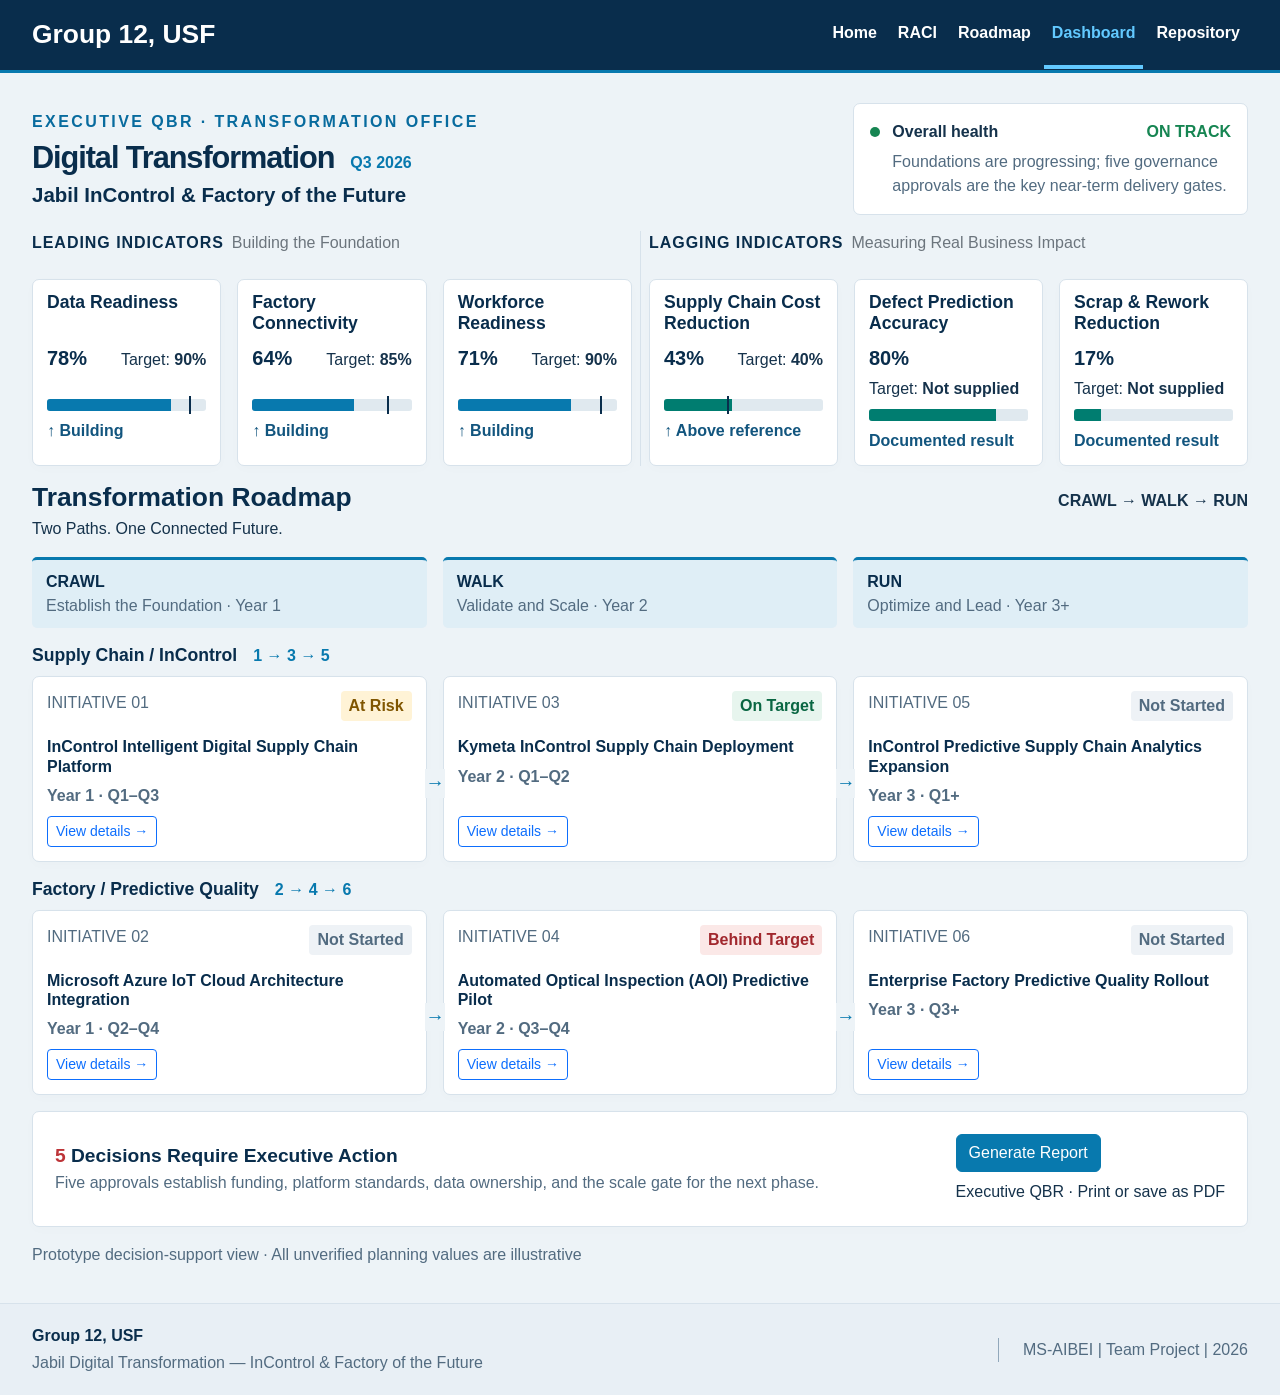
<file: dashboard.html>
<!doctype html>
<html lang="en">
  <head>
    <meta charset="utf-8" />
    <meta name="viewport" content="width=device-width, initial-scale=1" />
    <meta name="theme-color" content="#092d4c" />
    <title>Dashboard | Group 12, USF</title>
    <link rel="stylesheet" href="https://cdn.jsdelivr.net/npm/bootstrap@5.3.8/dist/css/bootstrap.min.css" integrity="sha384-sRIl4kxILFvY47J16cr9ZwB07vP4J8+LH7qKQnuqkuIAvNWLzeN8tE5YBujZqJLB" crossorigin="anonymous" />
    <link rel="stylesheet" href="assets/css/site.css" />
  </head>
  <body>
    <a class="skip" href="#content">Skip to content</a>
    <header class="site-header">
      <nav class="navbar navbar-expand-lg" data-bs-theme="dark" aria-label="Primary navigation">
        <div class="container site-container">
          <a class="navbar-brand" href="index.html">Group 12, USF</a>
          <button class="navbar-toggler" type="button" data-bs-toggle="collapse" data-bs-target="#site-navigation" aria-controls="site-navigation" aria-expanded="false" aria-label="Toggle navigation"><span class="navbar-toggler-icon"></span></button>
          <div class="collapse navbar-collapse" id="site-navigation">
            <ul class="navbar-nav ms-auto">
            <li class="nav-item"><a class="nav-link" href="index.html">Home</a></li>
            <li class="nav-item"><a class="nav-link" href="raci.html">RACI</a></li>
            <li class="nav-item"><a class="nav-link" href="roadmap.html">Roadmap</a></li>
            <li class="nav-item"><a class="nav-link active" href="dashboard.html" aria-current="page">Dashboard</a></li>
            <li class="nav-item"><a class="nav-link" href="repository.html">Repository</a></li>
            </ul>
          </div>
        </div>
      </nav>
    </header>
    <main class="container site-container content dashboard-page" id="content" tabindex="-1">
      <!-- MEMBER C CONTENT START: EXECUTIVE QBR -->

      <section class="dashboard-overview row g-3 align-items-center mb-3" aria-labelledby="page-title">
        <div class="col-lg-8"><p class="eyebrow">Executive QBR · Transformation Office</p><div class="d-flex flex-wrap gap-3 align-items-baseline"><h1 id="page-title">Digital Transformation</h1><strong class="dashboard-period" id="quarter-label">Q3 2026</strong></div><p class="subtitle mb-0" id="program-subtitle">Jabil InControl &amp; Factory of the Future</p></div>
        <div class="col-lg-4"><aside class="health-card" id="overall-health" data-health="on-track" aria-label="Overall transformation health: On Track"><span class="health-dot" aria-hidden="true"></span><div><div class="health-heading"><span>Overall health</span><strong id="health-value">ON TRACK</strong></div><p id="health-statement"></p></div></aside></div>
      </section>
      <section aria-label="Transformation KPIs" class="mb-3"><div class="row g-3" id="kpi-groups"></div></section>
      <section class="dashboard-roadmap mb-3" aria-labelledby="roadmap-title"><div class="d-flex flex-wrap gap-3 justify-content-between align-items-baseline mb-3"><div><h2 id="roadmap-title" class="mb-1">Transformation Roadmap</h2><p class="mb-0">Two Paths. One Connected Future.</p></div><strong class="roadmap-sequence">CRAWL → WALK → RUN</strong></div><div id="roadmap-content"></div></section>
      <section class="card dashboard-executive-action d-flex flex-md-row justify-content-between gap-3 align-items-md-center" aria-labelledby="executive-actions-title"><div><h2 id="executive-actions-title" class="mb-1"><span class="dashboard-action-count" id="decision-count">5</span> Decisions Require Executive Action</h2><p>Five approvals establish funding, platform standards, data ownership, and the scale gate for the next phase.</p></div><div class="flex-shrink-0"><button class="btn btn-primary" id="open-report" type="button" data-bs-toggle="modal" data-bs-target="#report-modal">Generate Report</button><small class="d-block mt-2">Executive QBR · Print or save as PDF</small></div></section>
      <p class="dashboard-source-note mt-3 mb-0">Prototype decision-support view · All unverified planning values are illustrative</p>
      <noscript><p class="alert alert-info mt-3">Enable JavaScript to view the Executive QBR dashboard.</p></noscript>

      <!-- MEMBER C CONTENT END -->
    </main>
    <footer class="site-footer">
      <div class="container site-container footer-inner">
        <div>
          <strong>Group 12, USF</strong>
          <p>
            Jabil Digital Transformation — InControl &amp; Factory of the Future
          </p>
        </div>
        <div class="footer-meta">MS-AIBEI | Team Project | 2026</div>
      </div>
    </footer>

    <div class="modal dashboard-modal" id="initiative-modal" tabindex="-1" aria-labelledby="detail-name" aria-describedby="detail-context">
      <div class="modal-dialog modal-xl modal-dialog-scrollable"><div class="modal-content">
        <div class="modal-header align-items-start"><div class="flex-grow-1"><p class="eyebrow" id="detail-context"></p><div class="d-flex align-items-center gap-3"><span class="initiative-detail-number" id="detail-number"></span><h2 class="modal-title fs-4" id="detail-name"></h2></div><div class="mt-2" id="detail-status"></div></div><button type="button" class="btn-close" data-bs-dismiss="modal" aria-label="Close initiative detail"></button></div>
        <div class="modal-body"><p id="detail-summary"></p><div class="detail-meta" id="detail-meta"></div><div class="detail-sections" id="detail-sections"></div><p class="detail-footnote">
            Status and execution commentary are illustrative prototype content,
            not a representation of Jabil's current operating results.
          </p></div>
      </div></div>
    </div>
    <div class="modal dashboard-modal dashboard-report" id="report-modal" tabindex="-1" aria-labelledby="report-toolbar-title">
      <div class="modal-dialog modal-xl modal-dialog-scrollable"><div class="modal-content">
        <div class="modal-header"><h2 class="modal-title fs-5" id="report-toolbar-title">Executive QBR report</h2><div class="d-flex align-items-center gap-3"><button type="button" class="btn btn-primary btn-sm" id="print-report">Print / Save as PDF</button><button type="button" class="btn-close" data-bs-dismiss="modal" aria-label="Close report"></button></div></div>
        <div class="modal-body"><article class="report-document" id="report-document"></article></div>
      </div></div>
    </div>
    <script src="https://cdn.jsdelivr.net/npm/bootstrap@5.3.8/dist/js/bootstrap.bundle.min.js" integrity="sha384-FKyoEForCGlyvwx9Hj09JcYn3nv7wiPVlz7YYwJrWVcXK/BmnVDxM+D2scQbITxI" crossorigin="anonymous"></script>
    <script src="assets/js/dashboard.js"></script>
  </body>
</html>
</file>
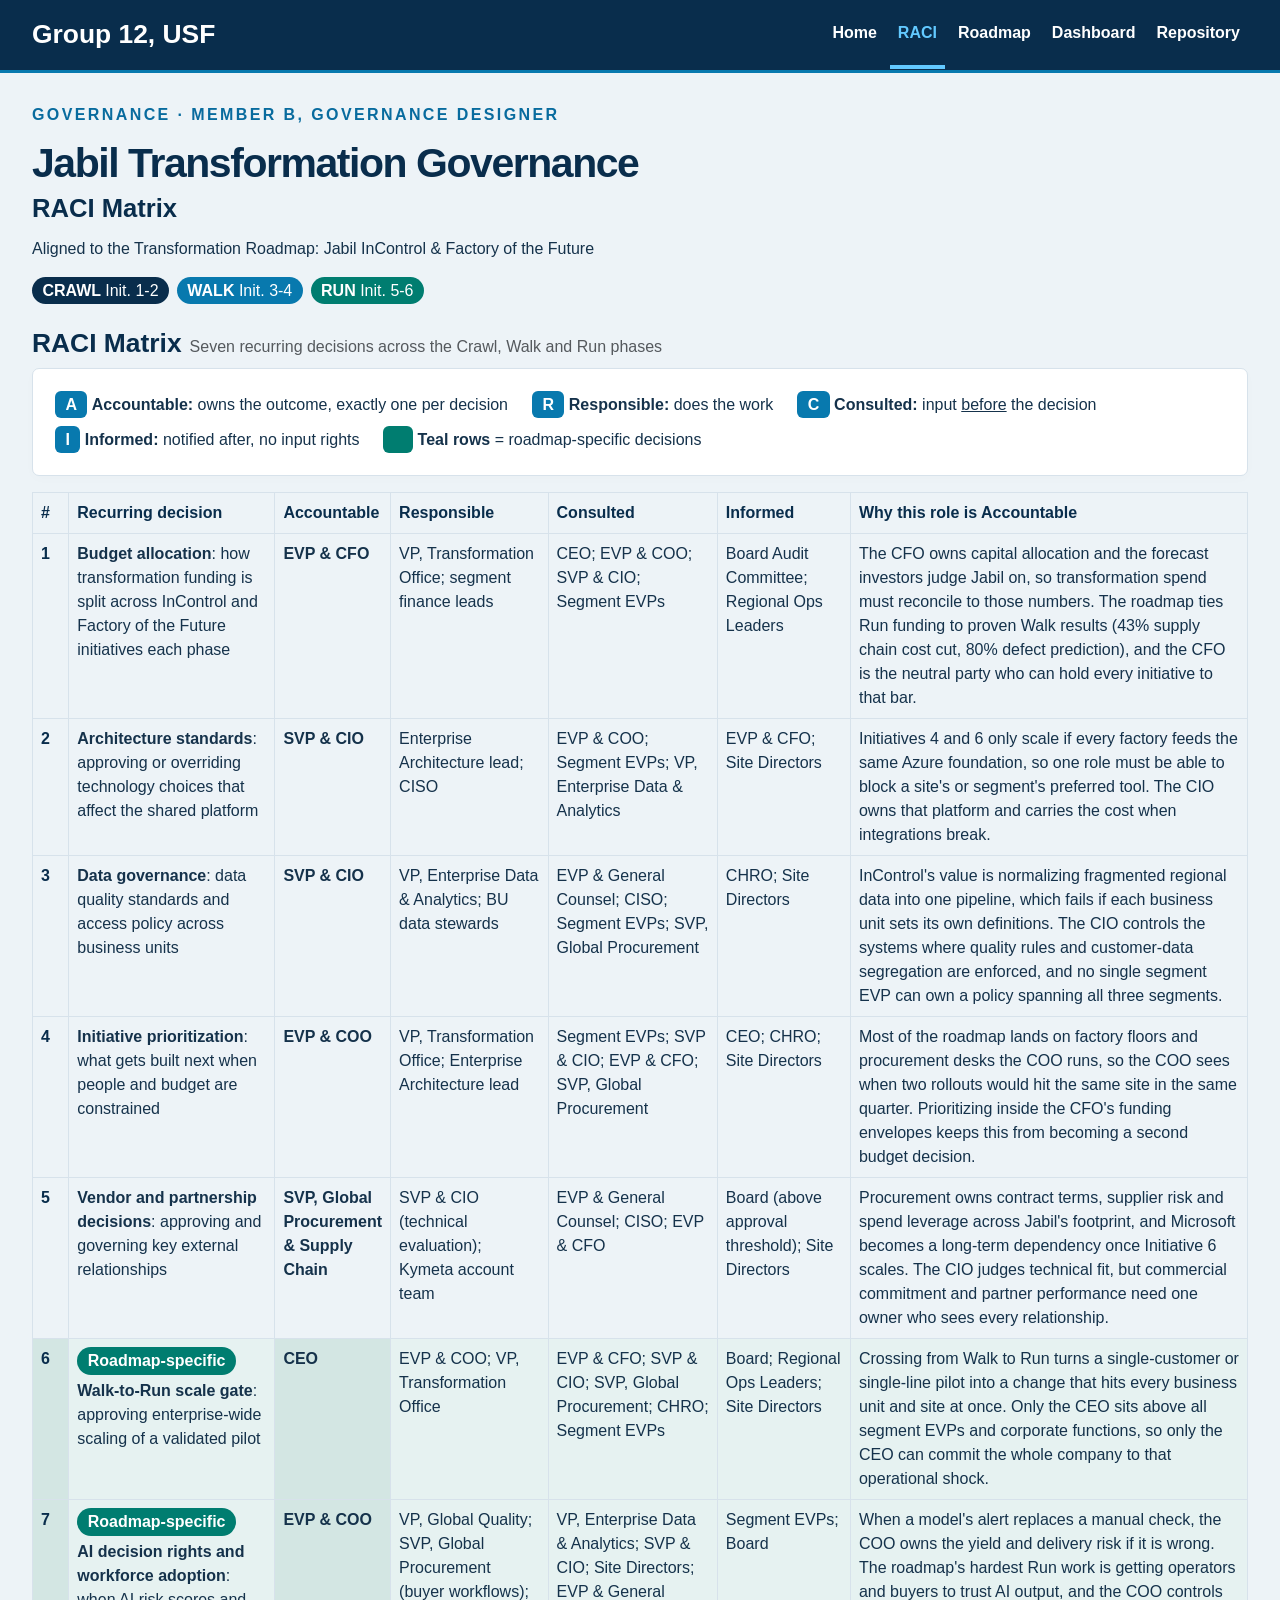
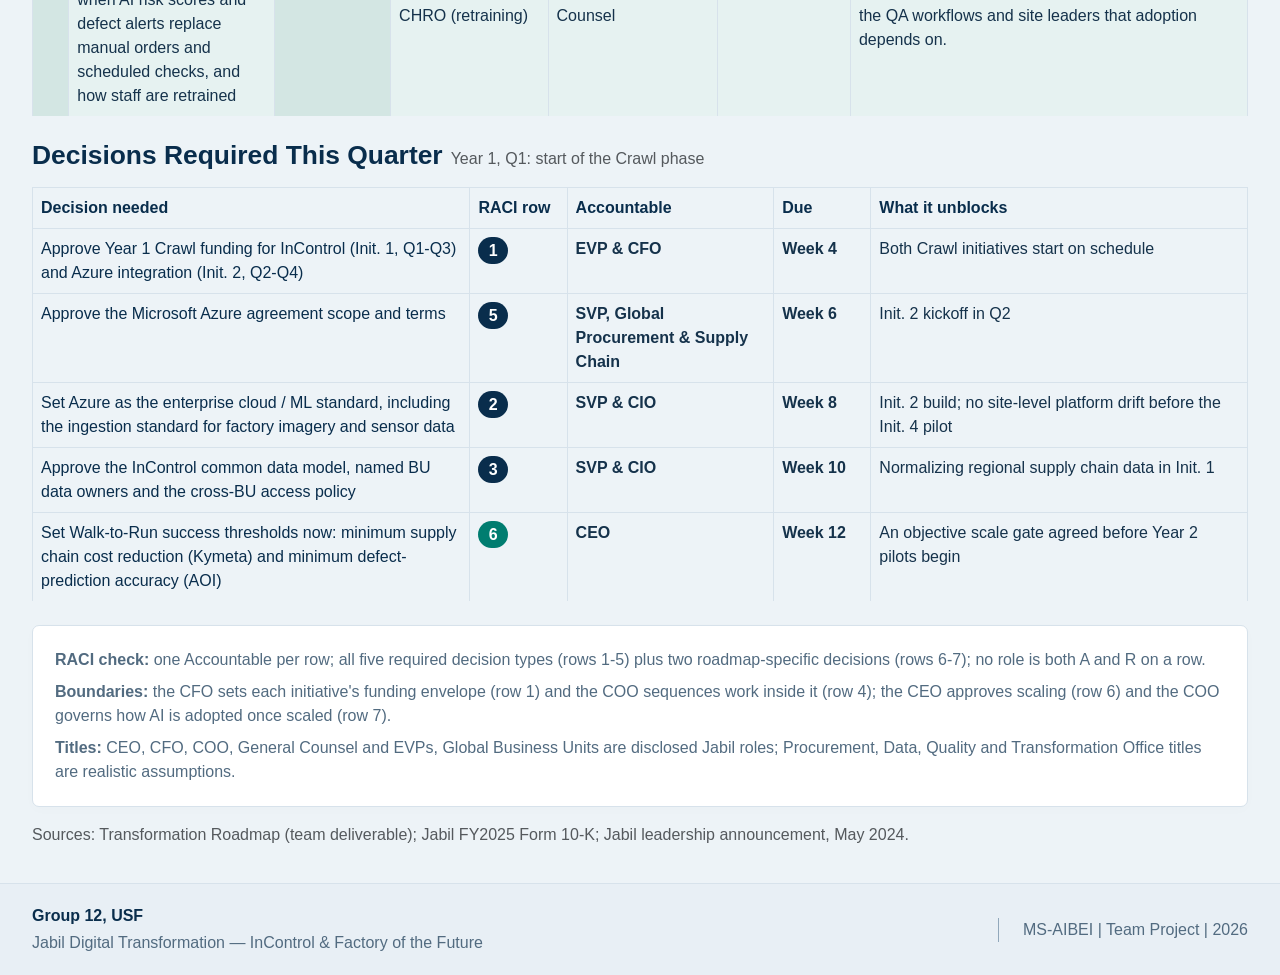
<file: raci.html>
<!doctype html>
<html lang="en">
  <head>
    <meta charset="utf-8" />
    <meta name="viewport" content="width=device-width, initial-scale=1" />
    <meta name="theme-color" content="#092d4c" />
    <title>RACI | Group 12, USF</title>
    <link rel="stylesheet" href="https://cdn.jsdelivr.net/npm/bootstrap@5.3.8/dist/css/bootstrap.min.css" integrity="sha384-sRIl4kxILFvY47J16cr9ZwB07vP4J8+LH7qKQnuqkuIAvNWLzeN8tE5YBujZqJLB" crossorigin="anonymous" />
    <link rel="stylesheet" href="assets/css/site.css" />
  </head>
  <body>
    <a class="skip" href="#content">Skip to content</a>
    <header class="site-header">
      <nav class="navbar navbar-expand-lg" data-bs-theme="dark" aria-label="Primary navigation">
        <div class="container site-container">
          <a class="navbar-brand" href="index.html">Group 12, USF</a>
          <button class="navbar-toggler" type="button" data-bs-toggle="collapse" data-bs-target="#site-navigation" aria-controls="site-navigation" aria-expanded="false" aria-label="Toggle navigation"><span class="navbar-toggler-icon"></span></button>
          <div class="collapse navbar-collapse" id="site-navigation">
            <ul class="navbar-nav ms-auto">
            <li class="nav-item"><a class="nav-link" href="index.html">Home</a></li>
            <li class="nav-item"><a class="nav-link active" href="raci.html" aria-current="page">RACI</a></li>
            <li class="nav-item"><a class="nav-link" href="roadmap.html">Roadmap</a></li>
            <li class="nav-item"><a class="nav-link" href="dashboard.html">Dashboard</a></li>
            <li class="nav-item"><a class="nav-link" href="repository.html">Repository</a></li>
            </ul>
          </div>
        </div>
      </nav>
    </header>
    <main class="container site-container content" id="content" tabindex="-1">
      <!-- MEMBER B CONTENT START: GOVERNANCE RACI -->

      <section class="mb-4" aria-labelledby="page-title">
        <p class="eyebrow">Governance · Member B, Governance Designer</p>
        <h1 id="page-title">Jabil Transformation Governance</h1>
        <p class="subtitle">RACI Matrix</p>
        <p class="mb-3">Aligned to the Transformation Roadmap: Jabil InControl &amp; Factory of the Future</p>
        <ul class="list-unstyled d-flex flex-wrap gap-2 mb-0">
          <li><span class="badge rounded-pill" style="background-color: var(--site-navy);">CRAWL <span class="fw-normal">Init. 1-2</span></span></li>
          <li><span class="badge rounded-pill" style="background-color: var(--site-blue);">WALK <span class="fw-normal">Init. 3-4</span></span></li>
          <li><span class="badge rounded-pill" style="background-color: var(--site-teal);">RUN <span class="fw-normal">Init. 5-6</span></span></li>
        </ul>
      </section>

      <section class="mb-4" aria-labelledby="matrix-heading">
        <div class="d-flex flex-wrap align-items-baseline gap-2 mb-2">
          <h2 id="matrix-heading" class="mb-0">RACI Matrix</h2>
          <p class="mb-0 text-body-secondary">Seven recurring decisions across the Crawl, Walk and Run phases</p>
        </div>

        <div class="card mb-3">
          <ul class="list-unstyled d-flex flex-wrap column-gap-4 row-gap-2 mb-0">
            <li><span class="badge" style="background-color: var(--site-blue);">A</span> <strong>Accountable:</strong> owns the outcome, exactly one per decision</li>
            <li><span class="badge" style="background-color: var(--site-blue);">R</span> <strong>Responsible:</strong> does the work</li>
            <li><span class="badge" style="background-color: var(--site-blue);">C</span> <strong>Consulted:</strong> input <u>before</u> the decision</li>
            <li><span class="badge" style="background-color: var(--site-blue);">I</span> <strong>Informed:</strong> notified after, no input rights</li>
            <li><span class="badge" style="background-color: var(--site-teal);" aria-hidden="true">&nbsp;&nbsp;</span> <strong>Teal rows</strong> = roadmap-specific decisions</li>
          </ul>
        </div>

        <div class="table-responsive raci-table-wrap" role="region" tabindex="0" aria-label="RACI matrix of seven recurring transformation decisions, scrollable horizontally">
          <table class="table table-bordered align-top mb-0" style="min-width: 1150px;">
            <caption class="visually-hidden">Seven recurring transformation decisions with their Accountable, Responsible, Consulted and Informed roles, and the rationale for each Accountable role. Rows 6 and 7 are roadmap-specific decisions.</caption>
            <colgroup>
              <col style="width: 3%;" />
              <col style="width: 17%;" />
              <col style="width: 9%; background-color: #e9f3f8;" />
              <col style="width: 13%;" />
              <col style="width: 14%;" />
              <col style="width: 11%;" />
              <col style="width: 33%;" />
            </colgroup>
            <thead>
              <tr>
                <th scope="col">#</th>
                <th scope="col">Recurring decision</th>
                <th scope="col">Accountable</th>
                <th scope="col">Responsible</th>
                <th scope="col">Consulted</th>
                <th scope="col">Informed</th>
                <th scope="col">Why this role is Accountable</th>
              </tr>
            </thead>
            <tbody>
              <tr>
                <th scope="row">1</th>
                <td><strong>Budget allocation</strong>: how transformation funding is split across InControl and Factory of the Future initiatives each phase</td>
                <td class="fw-bold">EVP &amp; CFO</td>
                <td>VP, Transformation Office; segment finance leads</td>
                <td>CEO; EVP &amp; COO; SVP &amp; CIO; Segment EVPs</td>
                <td>Board Audit Committee; Regional Ops Leaders</td>
                <td>The CFO owns capital allocation and the forecast investors judge Jabil on, so transformation spend must reconcile to those numbers. The roadmap ties Run funding to proven Walk results (43% supply chain cost cut, 80% defect prediction), and the CFO is the neutral party who can hold every initiative to that bar.</td>
              </tr>
              <tr>
                <th scope="row">2</th>
                <td><strong>Architecture standards</strong>: approving or overriding technology choices that affect the shared platform</td>
                <td class="fw-bold">SVP &amp; CIO</td>
                <td>Enterprise Architecture lead; CISO</td>
                <td>EVP &amp; COO; Segment EVPs; VP, Enterprise Data &amp; Analytics</td>
                <td>EVP &amp; CFO; Site Directors</td>
                <td>Initiatives 4 and 6 only scale if every factory feeds the same Azure foundation, so one role must be able to block a site's or segment's preferred tool. The CIO owns that platform and carries the cost when integrations break.</td>
              </tr>
              <tr>
                <th scope="row">3</th>
                <td><strong>Data governance</strong>: data quality standards and access policy across business units</td>
                <td class="fw-bold">SVP &amp; CIO</td>
                <td>VP, Enterprise Data &amp; Analytics; BU data stewards</td>
                <td>EVP &amp; General Counsel; CISO; Segment EVPs; SVP, Global Procurement</td>
                <td>CHRO; Site Directors</td>
                <td>InControl's value is normalizing fragmented regional data into one pipeline, which fails if each business unit sets its own definitions. The CIO controls the systems where quality rules and customer-data segregation are enforced, and no single segment EVP can own a policy spanning all three segments.</td>
              </tr>
              <tr>
                <th scope="row">4</th>
                <td><strong>Initiative prioritization</strong>: what gets built next when people and budget are constrained</td>
                <td class="fw-bold">EVP &amp; COO</td>
                <td>VP, Transformation Office; Enterprise Architecture lead</td>
                <td>Segment EVPs; SVP &amp; CIO; EVP &amp; CFO; SVP, Global Procurement</td>
                <td>CEO; CHRO; Site Directors</td>
                <td>Most of the roadmap lands on factory floors and procurement desks the COO runs, so the COO sees when two rollouts would hit the same site in the same quarter. Prioritizing inside the CFO's funding envelopes keeps this from becoming a second budget decision.</td>
              </tr>
              <tr>
                <th scope="row">5</th>
                <td><strong>Vendor and partnership decisions</strong>: approving and governing key external relationships</td>
                <td class="fw-bold">SVP, Global Procurement &amp; Supply Chain</td>
                <td>SVP &amp; CIO (technical evaluation); Kymeta account team</td>
                <td>EVP &amp; General Counsel; CISO; EVP &amp; CFO</td>
                <td>Board (above approval threshold); Site Directors</td>
                <td>Procurement owns contract terms, supplier risk and spend leverage across Jabil's footprint, and Microsoft becomes a long-term dependency once Initiative 6 scales. The CIO judges technical fit, but commercial commitment and partner performance need one owner who sees every relationship.</td>
              </tr>
              <tr style="--bs-table-bg: #e6f2f1;">
                <th scope="row" style="background: #d3e6e3;">6</th>
                <td>
                  <div class="mb-1"><span class="badge rounded-pill" style="background-color: var(--site-teal);">Roadmap-specific</span></div>
                  <strong>Walk-to-Run scale gate</strong>: approving enterprise-wide scaling of a validated pilot
                </td>
                <td class="fw-bold" style="--bs-table-bg: #d3e6e3;">CEO</td>
                <td>EVP &amp; COO; VP, Transformation Office</td>
                <td>EVP &amp; CFO; SVP &amp; CIO; SVP, Global Procurement; CHRO; Segment EVPs</td>
                <td>Board; Regional Ops Leaders; Site Directors</td>
                <td>Crossing from Walk to Run turns a single-customer or single-line pilot into a change that hits every business unit and site at once. Only the CEO sits above all segment EVPs and corporate functions, so only the CEO can commit the whole company to that operational shock.</td>
              </tr>
              <tr style="--bs-table-bg: #e6f2f1;">
                <th scope="row" style="background: #d3e6e3;">7</th>
                <td>
                  <div class="mb-1"><span class="badge rounded-pill" style="background-color: var(--site-teal);">Roadmap-specific</span></div>
                  <strong>AI decision rights and workforce adoption</strong>: when AI risk scores and defect alerts replace manual orders and scheduled checks, and how staff are retrained
                </td>
                <td class="fw-bold" style="--bs-table-bg: #d3e6e3;">EVP &amp; COO</td>
                <td>VP, Global Quality; SVP, Global Procurement (buyer workflows); CHRO (retraining)</td>
                <td>VP, Enterprise Data &amp; Analytics; SVP &amp; CIO; Site Directors; EVP &amp; General Counsel</td>
                <td>Segment EVPs; Board</td>
                <td>When a model's alert replaces a manual check, the COO owns the yield and delivery risk if it is wrong. The roadmap's hardest Run work is getting operators and buyers to trust AI output, and the COO controls the QA workflows and site leaders that adoption depends on.</td>
              </tr>
            </tbody>
          </table>
        </div>
      </section>

      <section class="mb-4" aria-labelledby="quarter-heading">
        <div class="d-flex flex-wrap align-items-baseline gap-2 mb-3">
          <h2 id="quarter-heading" class="mb-0">Decisions Required This Quarter</h2>
          <p class="mb-0 text-body-secondary">Year 1, Q1: start of the Crawl phase</p>
        </div>

        <div class="table-responsive raci-table-wrap" role="region" tabindex="0" aria-label="Decisions required this quarter, scrollable horizontally">
          <table class="table table-bordered align-top mb-0" style="min-width: 900px;">
            <caption class="visually-hidden">Five executive decisions required in Year 1, Q1, with the RACI row each maps to, the Accountable role, the due week and what each decision unblocks.</caption>
            <colgroup>
              <col style="width: 36%;" />
              <col style="width: 8%;" />
              <col style="width: 17%;" />
              <col style="width: 8%;" />
              <col style="width: 31%;" />
            </colgroup>
            <thead>
              <tr>
                <th scope="col">Decision needed</th>
                <th scope="col">RACI row</th>
                <th scope="col">Accountable</th>
                <th scope="col">Due</th>
                <th scope="col">What it unblocks</th>
              </tr>
            </thead>
            <tbody>
              <tr>
                <th scope="row" class="fw-normal">Approve Year 1 Crawl funding for InControl (Init. 1, Q1-Q3) and Azure integration (Init. 2, Q2-Q4)</th>
                <td><span class="badge rounded-pill" style="background-color: var(--site-navy);">1</span></td>
                <td class="fw-bold">EVP &amp; CFO</td>
                <td class="fw-bold">Week 4</td>
                <td>Both Crawl initiatives start on schedule</td>
              </tr>
              <tr>
                <th scope="row" class="fw-normal">Approve the Microsoft Azure agreement scope and terms</th>
                <td><span class="badge rounded-pill" style="background-color: var(--site-navy);">5</span></td>
                <td class="fw-bold">SVP, Global Procurement &amp; Supply Chain</td>
                <td class="fw-bold">Week 6</td>
                <td>Init. 2 kickoff in Q2</td>
              </tr>
              <tr>
                <th scope="row" class="fw-normal">Set Azure as the enterprise cloud / ML standard, including the ingestion standard for factory imagery and sensor data</th>
                <td><span class="badge rounded-pill" style="background-color: var(--site-navy);">2</span></td>
                <td class="fw-bold">SVP &amp; CIO</td>
                <td class="fw-bold">Week 8</td>
                <td>Init. 2 build; no site-level platform drift before the Init. 4 pilot</td>
              </tr>
              <tr>
                <th scope="row" class="fw-normal">Approve the InControl common data model, named BU data owners and the cross-BU access policy</th>
                <td><span class="badge rounded-pill" style="background-color: var(--site-navy);">3</span></td>
                <td class="fw-bold">SVP &amp; CIO</td>
                <td class="fw-bold">Week 10</td>
                <td>Normalizing regional supply chain data in Init. 1</td>
              </tr>
              <tr>
                <th scope="row" class="fw-normal">Set Walk-to-Run success thresholds now: minimum supply chain cost reduction (Kymeta) and minimum defect-prediction accuracy (AOI)</th>
                <td><span class="badge rounded-pill" style="background-color: var(--site-teal);">6<span class="visually-hidden"> (roadmap-specific)</span></span></td>
                <td class="fw-bold">CEO</td>
                <td class="fw-bold">Week 12</td>
                <td>An objective scale gate agreed before Year 2 pilots begin</td>
              </tr>
            </tbody>
          </table>
        </div>
      </section>

      <section class="card" aria-labelledby="check-heading">
        <h2 id="check-heading" class="visually-hidden">RACI check and governance boundaries</h2>
        <p class="small mb-2"><strong>RACI check:</strong> one Accountable per row; all five required decision types (rows 1-5) plus two roadmap-specific decisions (rows 6-7); no role is both A and R on a row.</p>
        <p class="small mb-2"><strong>Boundaries:</strong> the CFO sets each initiative's funding envelope (row 1) and the COO sequences work inside it (row 4); the CEO approves scaling (row 6) and the COO governs how AI is adopted once scaled (row 7).</p>
        <p class="small mb-0"><strong>Titles:</strong> CEO, CFO, COO, General Counsel and EVPs, Global Business Units are disclosed Jabil roles; Procurement, Data, Quality and Transformation Office titles are realistic assumptions.</p>
      </section>

      <p class="small text-body-secondary mt-3 mb-0">Sources: Transformation Roadmap (team deliverable); Jabil FY2025 Form 10-K; Jabil leadership announcement, May 2024.</p>

      <!-- MEMBER B CONTENT END -->
    </main>
    <footer class="site-footer">
      <div class="container site-container footer-inner">
        <div>
          <strong>Group 12, USF</strong>
          <p>
            Jabil Digital Transformation — InControl &amp; Factory of the Future
          </p>
        </div>
        <div class="footer-meta">MS-AIBEI | Team Project | 2026</div>
      </div>
    </footer>
    <script src="https://cdn.jsdelivr.net/npm/bootstrap@5.3.8/dist/js/bootstrap.bundle.min.js" integrity="sha384-FKyoEForCGlyvwx9Hj09JcYn3nv7wiPVlz7YYwJrWVcXK/BmnVDxM+D2scQbITxI" crossorigin="anonymous"></script>
  </body>
</html>
</file>
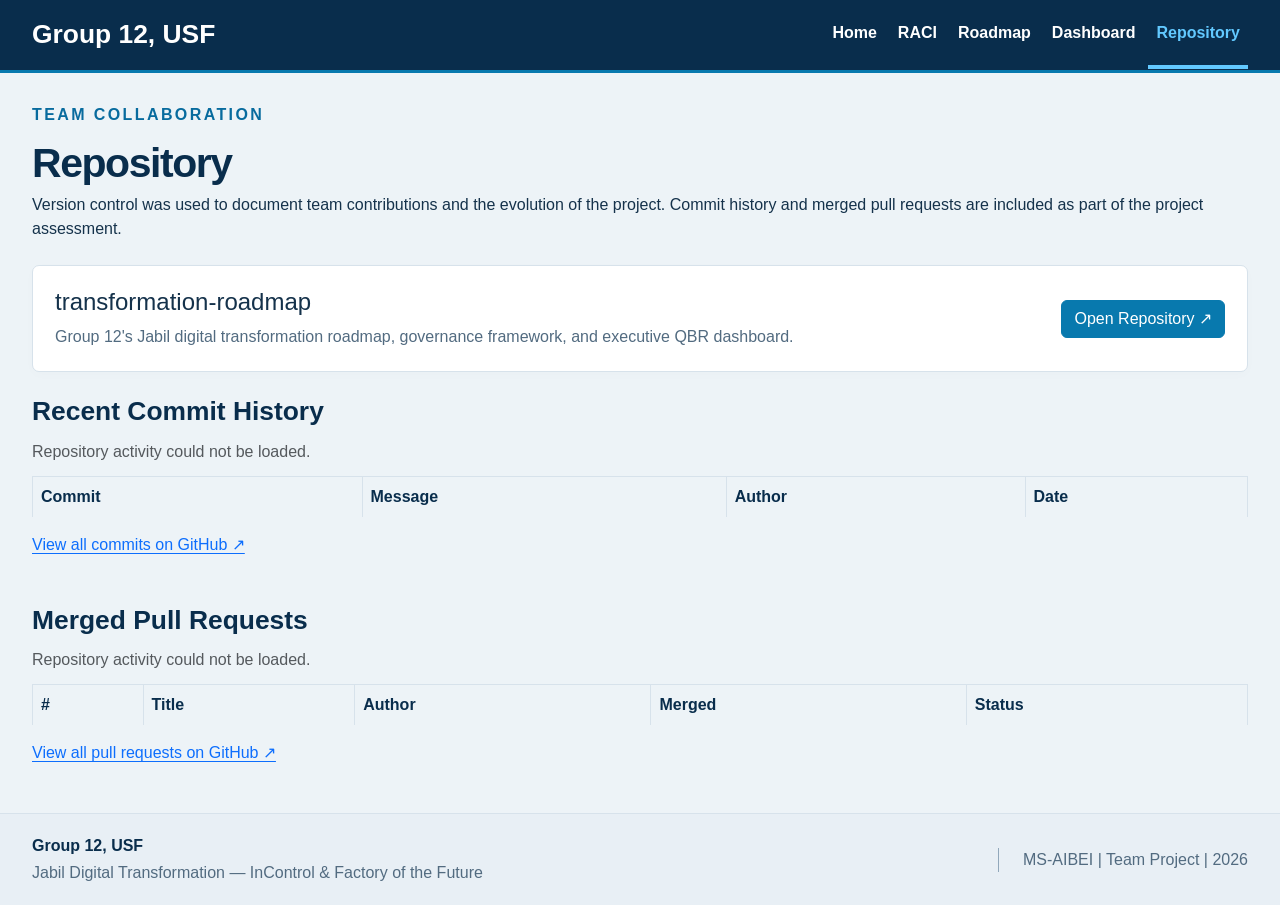
<file: repository.html>
<!doctype html>
<html lang="en">
  <head>
    <meta charset="utf-8" />
    <meta name="viewport" content="width=device-width, initial-scale=1" />
    <meta name="theme-color" content="#092d4c" />
    <title>Repository | Group 12, USF</title>
    <link rel="stylesheet" href="https://cdn.jsdelivr.net/npm/bootstrap@5.3.8/dist/css/bootstrap.min.css" integrity="sha384-sRIl4kxILFvY47J16cr9ZwB07vP4J8+LH7qKQnuqkuIAvNWLzeN8tE5YBujZqJLB" crossorigin="anonymous" />
    <link rel="stylesheet" href="assets/css/site.css" />
  </head>
  <body>
    <a class="skip" href="#content">Skip to content</a>
    <header class="site-header">
      <nav class="navbar navbar-expand-lg" data-bs-theme="dark" aria-label="Primary navigation">
        <div class="container site-container">
          <a class="navbar-brand" href="index.html">Group 12, USF</a>
          <button class="navbar-toggler" type="button" data-bs-toggle="collapse" data-bs-target="#site-navigation" aria-controls="site-navigation" aria-expanded="false" aria-label="Toggle navigation"><span class="navbar-toggler-icon"></span></button>
          <div class="collapse navbar-collapse" id="site-navigation">
            <ul class="navbar-nav ms-auto">
            <li class="nav-item"><a class="nav-link" href="index.html">Home</a></li>
            <li class="nav-item"><a class="nav-link" href="raci.html">RACI</a></li>
            <li class="nav-item"><a class="nav-link" href="roadmap.html">Roadmap</a></li>
            <li class="nav-item"><a class="nav-link" href="dashboard.html">Dashboard</a></li>
            <li class="nav-item"><a class="nav-link active" href="repository.html" aria-current="page">Repository</a></li>
            </ul>
          </div>
        </div>
      </nav>
    </header>
    <main class="container site-container content" id="content" tabindex="-1">
      <!-- SITE EDITOR CONTENT START: REPOSITORY -->
      <section class="mb-4" aria-labelledby="repository-heading">
        <p class="eyebrow">Team Collaboration</p>
        <h1 id="repository-heading">Repository</h1>
        <p class="about">Version control was used to document team contributions and the evolution of the project. Commit history and merged pull requests are included as part of the project assessment.</p>
      </section>
      <section class="card mb-4" aria-labelledby="repository-name">
        <div class="d-flex flex-column flex-md-row align-items-md-center justify-content-between gap-3">
          <div class="repository-summary">
            <h2 id="repository-name" class="h4">transformation-roadmap</h2>
            <p>Group 12's Jabil digital transformation roadmap, governance framework, and executive QBR dashboard.</p>
          </div>
          <a id="repository-link" class="btn btn-primary flex-shrink-0 align-self-start align-self-md-center" href="https://github.com/clarkhbrowniii/transformation-roadmap" target="_blank" rel="noopener">Open Repository &#8599;</a>
        </div>
      </section>
      <section class="mb-4" aria-labelledby="commits-heading">
        <h2 id="commits-heading">Recent Commit History</h2>
        <p id="commits-status" class="text-body-secondary" role="status">Loading repository activity...</p>
        <noscript><p>Enable JavaScript to load repository activity, or follow the GitHub links below.</p></noscript>
        <div class="table-responsive repository-table-wrap" role="region" tabindex="0" aria-label="Recent commit history, scrollable horizontally">
          <table class="table table-bordered align-top mb-0">
            <caption class="visually-hidden">Five most recent repository commits</caption>
            <thead><tr><th scope="col">Commit</th><th scope="col">Message</th><th scope="col">Author</th><th scope="col">Date</th></tr></thead>
            <tbody id="commits-body"></tbody>
          </table>
        </div>
        <p class="mt-3"><a href="https://github.com/clarkhbrowniii/transformation-roadmap/commits" target="_blank" rel="noopener">View all commits on GitHub &#8599;</a></p>
      </section>
      <section class="mt-5" aria-labelledby="pulls-heading">
        <h2 id="pulls-heading">Merged Pull Requests</h2>
        <p id="pulls-status" class="text-body-secondary" role="status">Loading repository activity...</p>
        <div class="table-responsive repository-table-wrap" role="region" tabindex="0" aria-label="Merged pull requests, scrollable horizontally">
          <table class="table table-bordered align-top mb-0">
            <caption class="visually-hidden">Most recent merged pull requests</caption>
            <thead><tr><th scope="col">#</th><th scope="col">Title</th><th scope="col">Author</th><th scope="col">Merged</th><th scope="col">Status</th></tr></thead>
            <tbody id="pulls-body"></tbody>
          </table>
        </div>
        <p class="mt-3"><a href="https://github.com/clarkhbrowniii/transformation-roadmap/pulls" target="_blank" rel="noopener">View all pull requests on GitHub &#8599;</a></p>
      </section>
      <script>
        (() => {
          // Repository identity comes from the inspected git origin remote.
          const repositoryUrl = document.getElementById('repository-link').href;
          const repositoryPath = new URL(repositoryUrl).pathname;
          const apiUrl = `https://api.github.com/repos${repositoryPath}`;
          const dateFormat = new Intl.DateTimeFormat('en-US', {
            month: 'short', day: 'numeric', year: 'numeric', timeZone: 'UTC'
          });
          function dateElement(value) {
            const date = new Date(value);
            if (typeof value !== 'string' || Number.isNaN(date.getTime())) {
              throw new Error('Unexpected date');
            }
            const time = document.createElement('time');
            time.dateTime = value;
            time.textContent = dateFormat.format(date);
            return time;
          }
          function link(text, path, label) {
            const anchor = document.createElement('a');
            anchor.href = `${repositoryUrl}/${path}`;
            anchor.target = '_blank';
            anchor.rel = 'noopener';
            anchor.textContent = text;
            if (label) anchor.setAttribute('aria-label', label);
            return anchor;
          }
          function row(values) {
            const tr = document.createElement('tr');
            values.forEach(value => {
              const td = document.createElement('td');
              if (value instanceof Node) td.append(value);
              else td.textContent = value;
              tr.append(td);
            });
            return tr;
          }
          async function loadActivity(kind, endpoint, render) {
            const status = document.getElementById(`${kind}-status`);
            const body = document.getElementById(`${kind}-body`);
            const controller = new AbortController();
            const timeout = setTimeout(() => controller.abort(), 15000);
            try {
              const response = await fetch(`${apiUrl}/${endpoint}`, {
                headers: { Accept: 'application/vnd.github+json' },
                credentials: 'omit', signal: controller.signal
              });
              if (!response.ok) throw new Error('GitHub request failed');
              const data = await response.json();
              if (!Array.isArray(data)) throw new Error('Unexpected response');
              const rows = render(data);
              body.replaceChildren(...rows);
              status.textContent = rows.length ? '' :
                (kind === 'commits' ? 'No commits found.' : 'No merged pull requests found.');
              status.hidden = rows.length > 0;
            } catch {
              status.textContent = 'Repository activity could not be loaded.';
            } finally {
              clearTimeout(timeout);
            }
          }
          loadActivity('commits', 'commits?per_page=5', data =>
            data.slice(0, 5).map(item => {
              if (!/^[a-f0-9]{40}$/i.test(item?.sha) ||
                  typeof item.commit?.message !== 'string' ||
                  typeof item.commit?.author?.name !== 'string') {
                throw new Error('Unexpected commit');
              }
              return row([
                link(item.sha.slice(0, 7), `commit/${item.sha}`, `View commit ${item.sha.slice(0, 7)} on GitHub`),
                item.commit.message, item.commit.author.name,
                dateElement(item.commit.author.date)
              ]);
            })
          );
          loadActivity('pulls', 'pulls?state=closed&sort=updated&direction=desc&per_page=100', data => {
            if (data.some(item => !item || !Object.hasOwn(item, 'merged_at'))) {
              throw new Error('Unexpected pull request response');
            }
            return data.filter(pr => pr.merged_at !== null)
              .sort((a, b) => new Date(b.merged_at) - new Date(a.merged_at))
              .slice(0, 5).map(pr => {
                if (!Number.isSafeInteger(pr.number) || pr.number < 1 ||
                    typeof pr.title !== 'string' || typeof pr.user?.login !== 'string') {
                  throw new Error('Unexpected pull request');
                }
                const badge = document.createElement('span');
                badge.className = 'badge text-bg-success';
                badge.textContent = 'Merged';
                return row([
                  link(`#${pr.number}`, `pull/${pr.number}`, `View pull request ${pr.number} on GitHub`),
                  link(pr.title, `pull/${pr.number}`), pr.user.login,
                  dateElement(pr.merged_at), badge
                ]);
              });
          });
        })();
      </script>
      <!-- SITE EDITOR CONTENT END -->
    </main>
    <footer class="site-footer">
      <div class="container site-container footer-inner">
        <div>
          <strong>Group 12, USF</strong>
          <p>
            Jabil Digital Transformation — InControl &amp; Factory of the Future
          </p>
        </div>
        <div class="footer-meta">MS-AIBEI | Team Project | 2026</div>
      </div>
    </footer>
    <script src="https://cdn.jsdelivr.net/npm/bootstrap@5.3.8/dist/js/bootstrap.bundle.min.js" integrity="sha384-FKyoEForCGlyvwx9Hj09JcYn3nv7wiPVlz7YYwJrWVcXK/BmnVDxM+D2scQbITxI" crossorigin="anonymous"></script>
  </body>
</html>
</file>
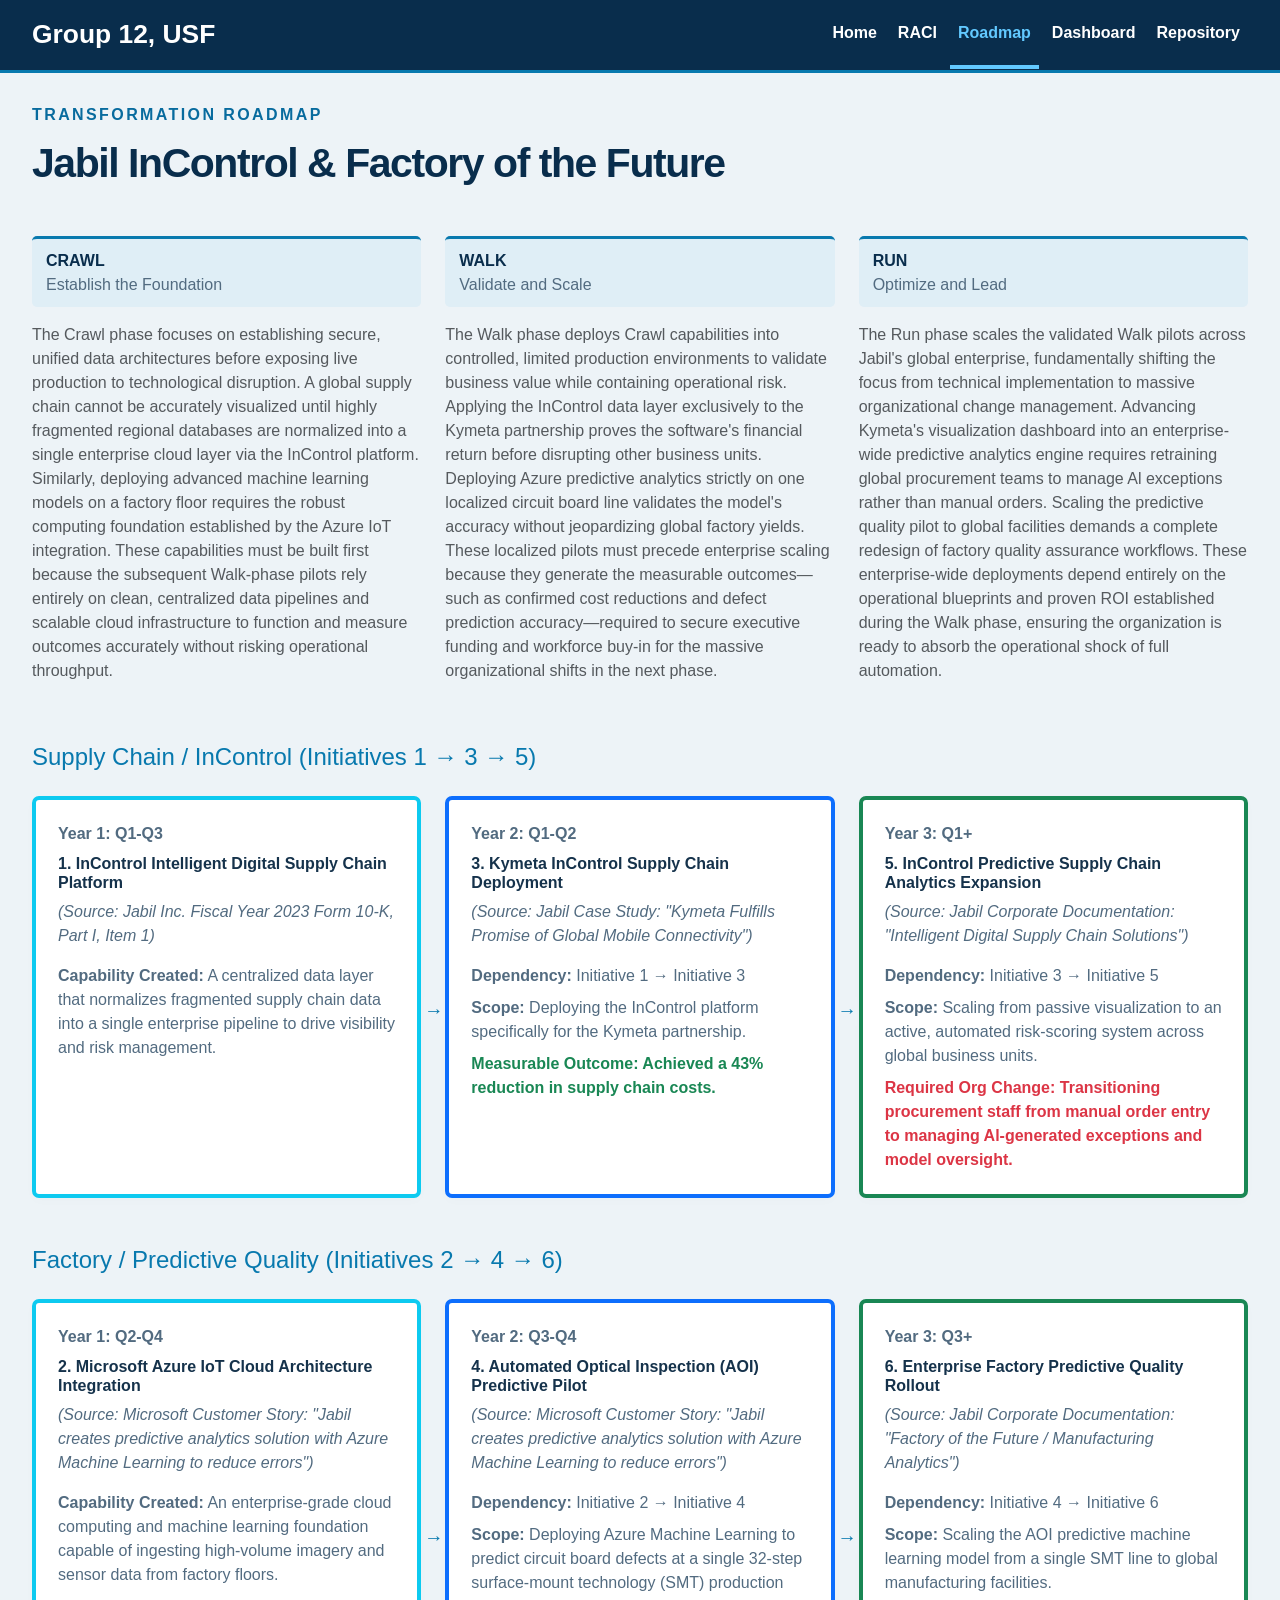
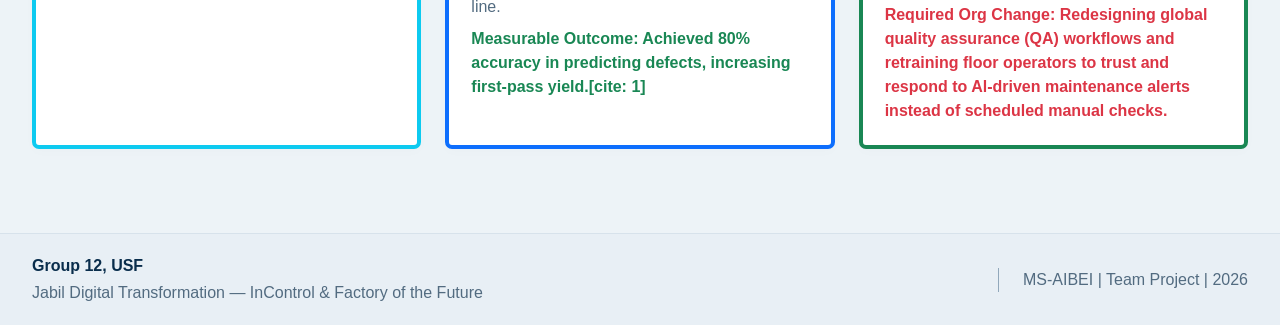
<file: roadmap.html>
<!doctype html>
<html lang="en">
  <head>
    <meta charset="utf-8" />
    <meta name="viewport" content="width=device-width, initial-scale=1" />
    <meta name="theme-color" content="#092d4c" />
    <title>Roadmap | Group 12, USF</title>
    <link
      rel="stylesheet"
      href="https://cdn.jsdelivr.net/npm/bootstrap@5.3.8/dist/css/bootstrap.min.css"
      integrity="sha384-sRIl4kxILFvY47J16cr9ZwB07vP4J8+LH7qKQnuqkuIAvNWLzeN8tE5YBujZqJLB"
      crossorigin="anonymous"
    />
    <link rel="stylesheet" href="assets/css/site.css" />
  </head>
  <body>
    <a class="skip" href="#content">Skip to content</a>
    <header class="site-header">
      <nav
        class="navbar navbar-expand-lg"
        data-bs-theme="dark"
        aria-label="Primary navigation"
      >
        <div class="container site-container">
          <a class="navbar-brand" href="index.html">Group 12, USF</a>
          <button
            class="navbar-toggler"
            type="button"
            data-bs-toggle="collapse"
            data-bs-target="#site-navigation"
            aria-controls="site-navigation"
            aria-expanded="false"
            aria-label="Toggle navigation"
          >
            <span class="navbar-toggler-icon"></span>
          </button>
          <div class="collapse navbar-collapse" id="site-navigation">
            <ul class="navbar-nav ms-auto">
              <li class="nav-item">
                <a class="nav-link" href="index.html">Home</a>
              </li>
              <li class="nav-item">
                <a class="nav-link" href="raci.html">RACI</a>
              </li>
              <li class="nav-item">
                <a
                  class="nav-link active"
                  href="roadmap.html"
                  aria-current="page"
                  >Roadmap</a
                >
              </li>
              <li class="nav-item">
                <a class="nav-link" href="dashboard.html">Dashboard</a>
              </li>
              <li class="nav-item">
                <a class="nav-link" href="repository.html">Repository</a>
              </li>
            </ul>
          </div>
        </div>
      </nav>
    </header>
    <main class="container site-container content" id="content" tabindex="-1">
      <!-- MEMBER A CONTENT START: TRANSFORMATION ROADMAP -->
      <div class="mb-5">
        <p class="eyebrow">Transformation Roadmap</p>
        <h1 id="roadmap-heading">
          Jabil InControl &amp; Factory of the Future
        </h1>
      </div>

      <!-- Phase Rationales Overview -->
      <section
        aria-label="Transformation Phases Overview"
        class="row gx-4 gy-4 mb-5"
      >
        <div class="col-md-4">
          <div class="roadmap-phase mb-3">
            <strong>CRAWL</strong>
            <span>Establish the Foundation</span>
          </div>
          <p class="text-muted" style="font-size: 1rem">
            The Crawl phase focuses on establishing secure, unified data
            architectures before exposing live production to technological
            disruption. A global supply chain cannot be accurately visualized
            until highly fragmented regional databases are normalized into a
            single enterprise cloud layer via the InControl platform. Similarly,
            deploying advanced machine learning models on a factory floor
            requires the robust computing foundation established by the Azure
            IoT integration. These capabilities must be built first because the
            subsequent Walk-phase pilots rely entirely on clean, centralized
            data pipelines and scalable cloud infrastructure to function and
            measure outcomes accurately without risking operational throughput.
          </p>
        </div>
        <div class="col-md-4">
          <div class="roadmap-phase mb-3">
            <strong>WALK</strong>
            <span>Validate and Scale</span>
          </div>
          <p class="text-muted" style="font-size: 1rem">
            The Walk phase deploys Crawl capabilities into controlled, limited
            production environments to validate business value while containing
            operational risk. Applying the InControl data layer exclusively to
            the Kymeta partnership proves the software's financial return before
            disrupting other business units. Deploying Azure predictive
            analytics strictly on one localized circuit board line validates the
            model's accuracy without jeopardizing global factory yields. These
            localized pilots must precede enterprise scaling because they
            generate the measurable outcomes—such as confirmed cost reductions
            and defect prediction accuracy—required to secure executive funding
            and workforce buy-in for the massive organizational shifts in the
            next phase.
          </p>
        </div>
        <div class="col-md-4">
          <div class="roadmap-phase mb-3">
            <strong>RUN</strong>
            <span>Optimize and Lead</span>
          </div>
          <p class="text-muted" style="font-size: 1rem">
            The Run phase scales the validated Walk pilots across Jabil's global
            enterprise, fundamentally shifting the focus from technical
            implementation to massive organizational change management.
            Advancing Kymeta's visualization dashboard into an enterprise-wide
            predictive analytics engine requires retraining global procurement
            teams to manage Al exceptions rather than manual orders. Scaling the
            predictive quality pilot to global facilities demands a complete
            redesign of factory quality assurance workflows. These
            enterprise-wide deployments depend entirely on the operational
            blueprints and proven ROI established during the Walk phase,
            ensuring the organization is ready to absorb the operational shock
            of full automation.
          </p>
        </div>
      </section>

      <!-- Path 1: Supply Chain / InControl -->
      <section aria-labelledby="path-supply-chain" class="roadmap-path mb-5">
        <h2 id="path-supply-chain" class="roadmap-chain h4 mb-4">
          Supply Chain / InControl (Initiatives 1 &rarr; 3 &rarr; 5)
        </h2>
        <div class="row roadmap-cards gx-4 gy-4">
          <!-- Initiative 1 -->
          <div class="col-md-4 initiative-cell">
            <div
              class="card initiative-card h-100 border-start border-4 border-info"
            >
              <div
                class="d-flex justify-content-between align-items-start mb-2"
              >
                <span class="initiative-number fw-bold">Year 1: Q1-Q3</span>
                <span class="badge bg-secondary initiative-mobile-phase"
                  >CRAWL</span
                >
              </div>
              <h3 class="h6 fw-bold">
                1. InControl Intelligent Digital Supply Chain Platform
              </h3>
              <div class="dashboard-source-note mb-3 fst-italic">
                (Source: Jabil Inc. Fiscal Year 2023 Form 10-K, Part I, Item 1)
              </div>
              <p class="small mb-0">
                <strong>Capability Created:</strong> A centralized data layer
                that normalizes fragmented supply chain data into a single
                enterprise pipeline to drive visibility and risk management.
              </p>
            </div>
          </div>

          <!-- Initiative 3 -->
          <div class="col-md-4 initiative-cell">
            <div
              class="card initiative-card h-100 border-start border-4 border-primary"
            >
              <div
                class="d-flex justify-content-between align-items-start mb-2"
              >
                <span class="initiative-number fw-bold">Year 2: Q1-Q2</span>
                <span class="badge bg-secondary initiative-mobile-phase"
                  >WALK</span
                >
              </div>
              <h3 class="h6 fw-bold">
                3. Kymeta InControl Supply Chain Deployment
              </h3>
              <div class="dashboard-source-note mb-3 fst-italic">
                (Source: Jabil Case Study: "Kymeta Fulfills Promise of Global
                Mobile Connectivity")
              </div>
              <p class="small mb-2">
                <strong>Dependency:</strong> Initiative 1 &rarr; Initiative 3
              </p>
              <p class="small mb-2">
                <strong>Scope:</strong> Deploying the InControl platform
                specifically for the Kymeta partnership.
              </p>
              <p class="small mb-0 text-success fw-bold">
                <strong>Measurable Outcome:</strong> Achieved a 43% reduction in
                supply chain costs.
              </p>
            </div>
          </div>

          <!-- Initiative 5 -->
          <div class="col-md-4 initiative-cell">
            <div
              class="card initiative-card h-100 border-start border-4 border-success"
            >
              <div
                class="d-flex justify-content-between align-items-start mb-2"
              >
                <span class="initiative-number fw-bold">Year 3: Q1+</span>
                <span class="badge bg-secondary initiative-mobile-phase"
                  >RUN</span
                >
              </div>
              <h3 class="h6 fw-bold">
                5. InControl Predictive Supply Chain Analytics Expansion
              </h3>
              <div class="dashboard-source-note mb-3 fst-italic">
                (Source: Jabil Corporate Documentation: "Intelligent Digital
                Supply Chain Solutions")
              </div>
              <p class="small mb-2">
                <strong>Dependency:</strong> Initiative 3 &rarr; Initiative 5
              </p>
              <p class="small mb-2">
                <strong>Scope:</strong> Scaling from passive visualization to an
                active, automated risk-scoring system across global business
                units.
              </p>
              <p class="small mb-0 text-danger fw-semibold">
                <strong>Required Org Change:</strong> Transitioning procurement
                staff from manual order entry to managing Al-generated
                exceptions and model oversight.
              </p>
            </div>
          </div>
        </div>
      </section>

      <!-- Path 2: Factory / Predictive Quality -->
      <section aria-labelledby="path-factory" class="roadmap-path mb-5">
        <h2 id="path-factory" class="roadmap-chain h4 mb-4">
          Factory / Predictive Quality (Initiatives 2 &rarr; 4 &rarr; 6)
        </h2>
        <div class="row roadmap-cards gx-4 gy-4">
          <!-- Initiative 2 -->
          <div class="col-md-4 initiative-cell">
            <div
              class="card initiative-card h-100 border-start border-4 border-info"
            >
              <div
                class="d-flex justify-content-between align-items-start mb-2"
              >
                <span class="initiative-number fw-bold">Year 1: Q2-Q4</span>
                <span class="badge bg-secondary initiative-mobile-phase"
                  >CRAWL</span
                >
              </div>
              <h3 class="h6 fw-bold">
                2. Microsoft Azure IoT Cloud Architecture Integration
              </h3>
              <div class="dashboard-source-note mb-3 fst-italic">
                (Source: Microsoft Customer Story: "Jabil creates predictive
                analytics solution with Azure Machine Learning to reduce
                errors")
              </div>
              <p class="small mb-0">
                <strong>Capability Created:</strong> An enterprise-grade cloud
                computing and machine learning foundation capable of ingesting
                high-volume imagery and sensor data from factory floors.
              </p>
            </div>
          </div>

          <!-- Initiative 4 -->
          <div class="col-md-4 initiative-cell">
            <div
              class="card initiative-card h-100 border-start border-4 border-primary"
            >
              <div
                class="d-flex justify-content-between align-items-start mb-2"
              >
                <span class="initiative-number fw-bold">Year 2: Q3-Q4</span>
                <span class="badge bg-secondary initiative-mobile-phase"
                  >WALK</span
                >
              </div>
              <h3 class="h6 fw-bold">
                4. Automated Optical Inspection (AOI) Predictive Pilot
              </h3>
              <div class="dashboard-source-note mb-3 fst-italic">
                (Source: Microsoft Customer Story: "Jabil creates predictive
                analytics solution with Azure Machine Learning to reduce
                errors")
              </div>
              <p class="small mb-2">
                <strong>Dependency:</strong> Initiative 2 &rarr; Initiative 4
              </p>
              <p class="small mb-2">
                <strong>Scope:</strong> Deploying Azure Machine Learning to
                predict circuit board defects at a single 32-step surface-mount
                technology (SMT) production line.
              </p>
              <p class="small mb-0 text-success fw-bold">
                <strong>Measurable Outcome:</strong> Achieved 80% accuracy in
                predicting defects, increasing first-pass yield.[cite: 1]
              </p>
            </div>
          </div>

          <!-- Initiative 6 -->
          <div class="col-md-4 initiative-cell">
            <div
              class="card initiative-card h-100 border-start border-4 border-success"
            >
              <div
                class="d-flex justify-content-between align-items-start mb-2"
              >
                <span class="initiative-number fw-bold">Year 3: Q3+</span>
                <span class="badge bg-secondary initiative-mobile-phase"
                  >RUN</span
                >
              </div>
              <h3 class="h6 fw-bold">
                6. Enterprise Factory Predictive Quality Rollout
              </h3>
              <div class="dashboard-source-note mb-3 fst-italic">
                (Source: Jabil Corporate Documentation: "Factory of the Future /
                Manufacturing Analytics")
              </div>
              <p class="small mb-2">
                <strong>Dependency:</strong> Initiative 4 &rarr; Initiative 6
              </p>
              <p class="small mb-2">
                <strong>Scope:</strong> Scaling the AOI predictive machine
                learning model from a single SMT line to global manufacturing
                facilities.
              </p>
              <p class="small mb-0 text-danger fw-semibold">
                <strong>Required Org Change:</strong> Redesigning global quality
                assurance (QA) workflows and retraining floor operators to trust
                and respond to Al-driven maintenance alerts instead of scheduled
                manual checks.
              </p>
            </div>
          </div>
        </div>
      </section>
      <!-- MEMBER A CONTENT END -->
    </main>
    <footer class="site-footer">
      <div class="container site-container footer-inner">
        <div>
          <strong>Group 12, USF</strong>
          <p>
            Jabil Digital Transformation — InControl &amp; Factory of the Future
          </p>
        </div>
        <div class="footer-meta">MS-AIBEI | Team Project | 2026</div>
      </div>
    </footer>
    <script
      src="https://cdn.jsdelivr.net/npm/bootstrap@5.3.8/dist/js/bootstrap.bundle.min.js"
      integrity="sha384-FKyoEForCGlyvwx9Hj09JcYn3nv7wiPVlz7YYwJrWVcXK/BmnVDxM+D2scQbITxI"
      crossorigin="anonymous"
    ></script>
  </body>
</html>
</file>
<file: assets/css/site.css>
/* Shared Group 12 design system. Bootstrap supplies components and layout. */
:root {
  --site-navy: #092d4c; --site-blue: #0879ae; --site-cyan: #62c9ff;
  --site-teal: #007d70; --site-bg: #edf3f7; --site-surface: #fff;
  --site-text: #15324b; --site-muted: #526b80; --site-border: #d7e2eb;
  --bs-body-font-family: "DM Sans", "Segoe UI", sans-serif;
  --bs-body-color: var(--site-text); --bs-body-bg: var(--site-bg);
  --bs-link-color: var(--site-blue); --bs-border-color: var(--site-border);
}
body { min-height: 100vh; display: flex; flex-direction: column; }
main { flex: 1; }
a { text-underline-offset: 3px; }
a:focus-visible, button:focus-visible, [tabindex]:focus-visible { outline: 3px solid #e6a724; outline-offset: 4px; }
h1, h2, h3 { color: var(--site-navy); line-height: 1.2; font-weight: 700; margin-bottom: 12px; }
h1 { font-size: clamp(2rem, 3.2vw, 3rem); letter-spacing: -.035em; margin-bottom: 5px; }
h2 { font-size: 1.65rem; } h3 { font-size: 1.1rem; }
p { margin: 0 0 12px; overflow-wrap: break-word; }
/* Keep Bootstrap's secondary text and badges at the surrounding text size. */
small, .small, .badge { font-size: 1em; }
.site-container { width: calc(100% - 64px); max-width: 1400px; padding-left: 0; padding-right: 0; }
.skip { position: absolute; top: -80px; left: 16px; background: white; padding: 12px; z-index: 1100; }
.skip:focus { top: 12px; }
.site-header { background: var(--site-navy); border-bottom: 3px solid var(--site-blue); }
.navbar { padding: 0; min-height: 70px; }
.navbar-brand { font-size: 1.65rem; font-weight: 750; color: white; }
.navbar-nav { gap: 5px; }
.navbar .nav-link { color: white; padding: 20px 13px; font-weight: 600; border-bottom: 4px solid transparent; }
.navbar .nav-link:hover { color: var(--site-cyan); }
.navbar .nav-link.active { color: var(--site-cyan); border-bottom-color: var(--site-cyan); }
.content { padding-top: 30px; padding-bottom: 36px; min-height: 390px; }
.card { background: var(--site-surface); border: 1px solid var(--site-border); border-radius: 7px; box-shadow: 0 3px 12px #092d4c04; padding: 22px; }
.info-card { flex-direction: row; }
.info-grid { margin-top: 4px; margin-bottom: 28px; }
.team-grid { margin-top: 2px; }
.btn-primary { --bs-btn-bg: var(--site-blue); --bs-btn-border-color: var(--site-blue); --bs-btn-hover-bg: var(--site-navy); --bs-btn-hover-border-color: var(--site-navy); }
.table { --bs-table-color: var(--site-text); --bs-table-border-color: var(--site-border); }
.table th { color: var(--site-navy); background: var(--site-bg); }
.raci-table-wrap { overflow-x: auto; overflow-y: hidden; }
.repository-summary { min-width: 0; }
.repository-table-wrap { overflow-x: auto; overflow-y: hidden; }
.repository-table-wrap table { min-width: 700px; }
.repository-table-wrap td { overflow-wrap: anywhere; }
.repository-table-wrap td:nth-child(2) { white-space: pre-wrap; min-width: 260px; }
.site-footer { border-top: 1px solid var(--site-border); background: #e8eff5; padding: 20px 0; color: var(--site-muted); font-size: 1rem; }
.site-footer strong { color: var(--site-navy); font-size: 1rem; }
.site-footer p { margin: 3px 0 0; }
.hero {
        background-color: #e5f3fc;
        background-image:
          linear-gradient(
            90deg,
            rgba(234, 246, 253, 0.98) 0%,
            rgba(234, 246, 253, 0.92) 37%,
            rgba(234, 246, 253, 0.35) 61%,
            transparent 76%
          ),
          url("../images/landing-bg.png");
        background-position:
          center,
          right center;
        background-size: cover;
        background-repeat: no-repeat;
      }

.hero-inner {
        padding: 38px 0 40px;
      }

.hero-copy {
        max-width: 760px;
      }

.eyebrow {
        font-size: 1rem;
        letter-spacing: 0.15em;
        font-weight: 750;
        color: #086b9e;
        text-transform: uppercase;
        margin-bottom: 12px;
      }

.subtitle {
        font-size: clamp(1.3rem, 2vw, 1.9rem);
        font-weight: 650;
        color: var(--site-navy);
        line-height: 1.25;
      }

.intro {
        font-size: 1.15rem;
        max-width: 650px;
        margin: 16px 0 24px;
      }

.icon {
        width: 26px;
        height: 26px;
        flex-shrink: 0;
        fill: none;
        stroke: currentColor;
        stroke-width: 1.8;
        stroke-linecap: round;
        stroke-linejoin: round;
      }

.about {
        max-width: 1180px;
      }

.info-card {
        display: flex;
        align-items: flex-start;
        gap: 17px;
      }

.info-card > .icon {
        color: #0a6093;
        width: 34px;
        height: 34px;
      }

.card p {
        color: var(--site-muted);
        margin-bottom: 0;
      }

.team-top {
        display: flex;
        gap: 14px;
        align-items: center;
        margin-bottom: 13px;
      }

.avatar {
        display: grid;
        place-items: center;
        background: #e0f1fb;
        color: #12557e;
        width: 44px;
        height: 44px;
        border-radius: 50%;
        flex-shrink: 0;
      }

.team-top h3 {
        margin-bottom: 6px;
      }

.role {
        font-size: 1rem;
        font-weight: 750;
        color: #086b9e;
        text-transform: uppercase;
        letter-spacing: 0.055em;
      }

.pending {
        font-size: 1rem;
        display: block;
        margin-bottom: 8px;
        color: #6a5731;
      }

.footer-inner {
        display: flex;
        align-items: center;
        justify-content: space-between;
        gap: 24px;
      }

.footer-meta {
        border-left: 1px solid #91a8bb;
        padding-left: 24px;
        white-space: nowrap;
      }

@media (min-width: 1600px) { .hero-inner { padding: 50px 0; } .hero { background-position: center, right 42%; } }
@media (max-width: 1050px) {
  .hero-copy { max-width: 660px; }
  .hero { background-image: linear-gradient(90deg, rgba(234,246,253,.98), rgba(234,246,253,.88) 55%, rgba(234,246,253,.4)), url("../images/landing-bg.png"); }
  .info-card { display: block; } .info-card > .icon { margin-bottom: 12px; }
}
@media (max-width: 991.98px) { .navbar { padding: 12px 0; } .navbar .nav-link { padding: 12px 8px; } .navbar-collapse { padding-top: 12px; } }
@media (max-width: 640px) {
  .site-container { width: calc(100% - 32px); }
  .navbar-brand { font-size: 1.4rem; }
  .hero-inner { padding: 28px 0; }
  .hero { background-image: linear-gradient(90deg, rgba(234,246,253,.97), rgba(234,246,253,.91)), url("../images/landing-bg.png"); background-position: right center; }
  .eyebrow { font-size: 1rem; } .intro { font-size: 1rem; }
  .info-card { display: flex; } .card { padding: 18px; }
  .footer-inner { display: block; } .footer-meta { border: 0; padding: 0; margin-top: 14px; white-space: normal; }
}
@media (prefers-reduced-motion: reduce) { *, *::before, *::after { scroll-behavior: auto !important; transition: none !important; } }

/* Executive QBR components: scoped to the integrated dashboard and its modals. */

.dashboard-page, .dashboard-modal {
 --navy: var(--site-navy); --navy-2: #104d7c; --blue: var(--site-blue);
 --muted: var(--site-muted); --line: var(--site-border);
 --green: #168552; --amber: #956500; --red: #bd3438; --slate: #526b80;
}
.dashboard-period { color: var(--site-blue); }
.dashboard-group-title { font-size: 1.1rem; }
.health-card { display: flex; gap: 12px; padding: 16px; background: white; border: 1px solid var(--site-border); border-radius: 7px; --health-color: #168552; --health-ring: rgba(22,133,82,.10); --health-spread: 10px; --health-duration: 2.4s; }
.health-card[data-health="at-risk"] { --health-color: #956500; --health-ring: rgba(190,139,0,.20); --health-spread: 12px; --health-duration: 2s; }
.health-card[data-health="critical"] { --health-color: #bd3438; --health-ring: rgba(189,52,56,.28); --health-spread: 14px; --health-duration: 1.75s; }
.health-dot { flex: 0 0 10px; height: 10px; margin-top: 7px; border-radius: 50%; background: var(--health-color); animation: dashboard-health-pulse var(--health-duration) ease-out infinite; }
@keyframes dashboard-health-pulse { 0%,100% { box-shadow: 0 0 0 4px var(--health-ring); } 60% { box-shadow: 0 0 0 var(--health-spread) transparent; } }
.health-heading { display: flex; flex-wrap: wrap; justify-content: space-between; gap: 8px; font-size: 1rem; font-weight: 700; }
.health-heading strong { color: var(--health-color); }
.health-card p { color: var(--site-muted); font-size: 1rem; margin: 6px 0 0; }
.dashboard-page .kpi-card { padding: 16px; gap: 8px; }
.kpi-card h3 { min-height: 1.3em; margin: 0; }
.kpi-metric-labels { display: flex; flex-wrap: wrap; align-items: baseline; justify-content: space-between; gap: 4px 12px; font-size: 1rem; }
.kpi-value { font-size: 1.4rem; color: var(--site-navy); }
.kpi-chart { position: relative; display: flex; height: 12px; border-radius: 3px; background: #e0e9ef; width: 100%; margin: 3px 0; }
.kpi-bar-value { width: var(--value); background: var(--site-blue); border-radius: 3px 0 0 3px; }
.kpi-bar-remainder { flex: 1; }
.kpi-target-marker { position: absolute; left: var(--target); width: 2px; height: 18px; top: -3px; background: var(--site-navy); transform: translateX(-50%); }
.kpi-signal { color: #12557e; font-size: 1rem; font-weight: 700; }
.kpi-card[data-kind="documented"] .kpi-bar-value { background: var(--site-teal); }
.dashboard-page .status-pill, .dashboard-modal .status-pill { display: inline-block; border-radius: 4px; padding: 3px 8px; font-size: 1rem; font-weight: 700; }
.dashboard-page .status-on-target, .dashboard-modal .status-on-target { color: #096642; background: #e7f5ee; }
.dashboard-page .status-at-risk, .dashboard-modal .status-at-risk { color: #805600; background: #fff3d6; }
.dashboard-page .status-behind-target, .dashboard-modal .status-behind-target { color: #a1282e; background: #fbe8e7; }
.dashboard-page .status-not-started, .dashboard-modal .status-not-started { color: #526b80; background: #eef2f6; }
.roadmap-phase { padding: 10px 14px; background: #dfeef6; border-top: 3px solid var(--site-blue); border-radius: 5px; }
.roadmap-phase strong { display: block; text-transform: uppercase; color: var(--site-navy); }
.roadmap-phase span { font-size: 1rem; color: var(--site-muted); }
.roadmap-path { margin-top: 16px; }
.roadmap-chain { color: var(--site-blue); }
.roadmap-cards { position: relative; }
.roadmap-cards > .initiative-cell:not(:last-child)::after { content: "\2192"; position: absolute; right: -10px; top: 50%; z-index: 1; color: var(--site-blue); font-size: 1.2rem; background: var(--site-bg); }
.initiative-cell { position: relative; }
.dashboard-page .initiative-card { padding: 14px; gap: 8px; }
.initiative-card h4 { font-size: 1rem; color: var(--site-navy); font-weight: 700; margin: 0; }
.initiative-number, .initiative-timing { font-size: 1rem; color: var(--site-muted); }
.initiative-detail-number { padding: 8px 12px; border-radius: 5px; color: white; background: var(--site-blue); font-weight: 700; }
.dashboard-action-count { color: #bd3438; }
.dashboard-source-note { color: var(--site-muted); font-size: 1rem; }
.dashboard-modal .modal-header { background: var(--site-bg); }
.dashboard-modal .modal-body { padding: 24px; }
.dashboard-modal .detail-meta { flex-direction: column; }
.dashboard-modal .detail-meta {
        display: flex;
        flex-wrap: wrap;
        gap: 6px 15px;
        margin-top: 8px;
        color: #637a8d;
        font-size: 1rem;
      }
.dashboard-modal .detail-sections {
        display: grid;
        grid-template-columns: repeat(2, minmax(0, 1fr));
        gap: 12px;
        margin-top: 20px;
      }
.dashboard-modal .detail-section {
        min-width: 0;
        padding: 17px 18px;
        background: #fff;
        border: 1px solid var(--line);
        border-radius: 6px;
      }
.dashboard-modal .detail-section:last-child {
        grid-column: 1 / -1;
      }
.dashboard-modal .detail-section-heading {
        display: flex;
        align-items: center;
        gap: 9px;
        margin-bottom: 9px;
      }
.dashboard-modal .detail-section-index {
        display: grid;
        width: 23px;
        height: 23px;
        flex: 0 0 23px;
        place-items: center;
        color: var(--blue);
        background: #e9f3f8;
        border-radius: 50%;
        font:
          800 1rem var(--bs-body-font-family);
      }
.dashboard-modal .detail-section h2 {
        margin: 0;
        color: var(--navy);
        font:
          800 1rem var(--bs-body-font-family);
      }
.dashboard-modal .detail-section p {
        margin: 0;
        color: #526b7e;
        font-size: 1rem;
        line-height: 1.6;
      }
.dashboard-modal .detail-section p + p {
        margin-top: 7px;
      }
.dashboard-modal .detail-status-panel {
        flex-wrap: wrap;
        display: flex;
        align-items: center;
        gap: 9px;
        margin: 1px 0 9px;
      }
.dashboard-modal .detail-status-panel .status-pill {
        font-size: 1rem;
      }
.dashboard-modal .detail-status-panel span:last-child {
        color: #61798c;
        font-size: 1rem;
      }
.dashboard-modal .decision-normal {
        color: var(--green) !important;
        font-weight: 800;
      }
.dashboard-modal .decision-required {
        color: var(--red) !important;
        font-size: 1rem !important;
        font-weight: 800;
        letter-spacing: 0.045em;
      }
.dashboard-modal .decision-cards {
        display: grid;
        gap: 7px;
        margin-top: 10px;
      }
.dashboard-modal .decision-card {
        padding: 10px 11px;
        background: #fff8f7;
        border: 1px solid #f0d2ce;
        border-radius: 5px;
      }
.dashboard-modal .decision-card strong {
        display: block;
        color: #743b3d;
        font-size: 1rem;
        line-height: 1.45;
      }
.dashboard-modal .decision-card span {
        display: block;
        margin-top: 4px;
        color: #785f61;
        font-size: 1rem;
        line-height: 1.45;
      }
.dashboard-modal .detail-footnote {
        margin: 17px 0 0;
        color: #7a8c99;
        font-size: 1rem;
      }
.dashboard-modal .report-title-block {
        display: flex;
        align-items: end;
        justify-content: space-between;
        gap: 20px;
        padding-bottom: 18px;
        border-bottom: 3px solid var(--navy);
      }
.dashboard-modal .report-title-block h1 {
        font-size: 1.5625rem;
      }
.dashboard-modal .report-title-block p {
        margin: 5px 0 0;
        color: var(--muted);
        font-size: 1rem;
      }
.dashboard-modal .report-period {
        color: #526a7e;
        font-size: 1rem;
        font-weight: 700;
        text-align: right;
      }
.dashboard-modal .report-health {
        flex-wrap: wrap;
        display: flex;
        align-items: center;
        gap: 11px;
        margin: 17px 0 22px;
        padding: 13px 15px;
        background: #f0f7f4;
        border: 1px solid #cfe4d9;
        border-radius: 5px;
      }
.dashboard-modal .report-health strong {
        color: var(--green);
        font:
          800 1rem var(--bs-body-font-family);
      }
.dashboard-modal .report-health span {
        color: #506b60;
        font-size: 1rem;
      }
.dashboard-modal .report-section {
        margin-top: 21px;
      }
.dashboard-modal .report-section h2 {
        margin: 0 0 9px;
        padding-bottom: 6px;
        color: var(--navy);
        border-bottom: 1px solid var(--line);
        font:
          800 1rem var(--bs-body-font-family);
      }
.dashboard-modal .report-table-wrap {
        width: 100%;
        overflow-x: auto;
      }
.dashboard-modal .report-table {
        width: 100%;
        border-collapse: collapse;
        font-size: 1rem;
        line-height: 1.45;
      }
.dashboard-modal .report-table th {
        padding: 7px 8px;
        color: #fff;
        background: var(--navy-2);
        font-size: 1rem;
        font-weight: 700;
        text-align: left;
      }
.dashboard-modal .report-table td {
        padding: 7px 8px;
        color: #3f586c;
        border-bottom: 1px solid #e2e9ee;
        vertical-align: top;
      }
.dashboard-modal .report-table tr:nth-child(even) td {
        background: #f6f9fb;
      }
.dashboard-modal .report-table strong {
        color: var(--navy);
      }
.dashboard-modal .report-status {
        font-weight: 800;
        white-space: normal;
      }
.dashboard-modal .report-status.status-on-target {
        color: var(--green);
        background: transparent;
      }
.dashboard-modal .report-status.status-at-risk {
        color: var(--amber);
        background: transparent;
      }
.dashboard-modal .report-status.status-behind-target {
        color: var(--red);
        background: transparent;
      }
.dashboard-modal .report-status.status-not-started {
        color: var(--slate);
        background: transparent;
      }
.dashboard-modal .report-decision-state {
        font-weight: 800;
      }
.dashboard-modal .report-decision-state.required {
        color: var(--red);
      }
.dashboard-modal .report-decision-state.normal {
        color: var(--green);
      }
.dashboard-modal .report-source-note {
        margin: 12px 0 0;
        color: #6a7e8e;
        font-size: 1rem;
        line-height: 1.45;
      }
.dashboard-modal .report-footer {
        flex-wrap: wrap;
        display: flex;
        justify-content: space-between;
        margin-top: 24px;
        padding-top: 9px;
        color: #708493;
        border-top: 1px solid var(--line);
        font-size: 1rem;
      }

.dashboard-modal .report-table { font-size: 1rem; }
.dashboard-modal .report-table th { font-size: 1rem; }
.dashboard-modal .report-title-block h1 { font-size: 1.5625rem; }
.initiative-mobile-phase { display: none; }
@media (max-width: 767.98px) {
  .roadmap-phase { padding: 8px; } .roadmap-phase span { font-size: 1rem; }
  .roadmap-cards > .initiative-cell { width: 100%; }
  .roadmap-cards > .initiative-cell:not(:last-child)::after { content: "\2193"; right: 50%; top: auto; bottom: -20px; }
  .initiative-mobile-phase { display: inline; }
  .dashboard-modal .detail-sections { grid-template-columns: 1fr; }
  .dashboard-modal .modal-body { padding: 16px; }
  .dashboard-modal .report-table { min-width: 700px; }
  .dashboard-modal .report-title-block { flex-wrap: wrap; }
}
@media (prefers-reduced-motion: reduce) { .health-dot { animation: none; box-shadow: 0 0 0 4px var(--health-ring); } }
@media print {
  body.print-report > :not(#report-modal) { display: none !important; }
  body.print-report #report-modal { position: static; display: block !important; overflow: visible; padding: 0 !important; }
  body.print-report { overflow: visible !important; background: white; }
  body.print-report #report-modal .modal-dialog { max-width: none; width: 100%; margin: 0; transform: none; }
  body.print-report #report-modal .modal-content, body.print-report #report-modal .modal-body { display: block; height: auto; max-height: none; overflow: visible; border: 0; padding: 0; }
  body.print-report #report-modal .modal-header { display: none; }
  body.print-report #report-modal .report-table-wrap { overflow: visible; }
  body.print-report #report-modal .report-table { min-width: 0; font-size: 1rem; }
  body.print-report #report-modal .report-table th { font-size: 1rem; }
  body.print-report #report-modal .report-table tr { break-inside: avoid; }
  body.print-report #report-modal .report-title-block { break-after: avoid; }
  body.print-report #report-modal .report-table th { color: #092d4c; background: #e8eff5; }
  body.print-report * { print-color-adjust: exact; -webkit-print-color-adjust: exact; }
  @page { size: landscape; margin: 12mm; }
}

/* Keep the scan layer compact for classroom and laptop presentations. */
.dashboard-page h1 { font-size: clamp(1.75rem, 2.4vw, 2.25rem); }
.dashboard-page .subtitle { font-size: clamp(1.1rem, 1.6vw, 1.4rem); }
.dashboard-page .eyebrow { margin-bottom: 6px; }
.dashboard-page .kpi-card { padding: 12px 14px; gap: 5px; }
.dashboard-page .kpi-value { font-size: 1.25rem; }
.dashboard-page .dashboard-executive-action h2 { font-size: 1.2rem; }
.dashboard-modal .modal-content { background: var(--site-surface); }

/* Paired KPI groups form one aligned six-card desktop row. */
.dashboard-page .kpi-group { display: flex; flex-direction: column; }
.dashboard-page .kpi-group > .row { flex: 1; }
.dashboard-page .kpi-group-heading { min-height: 2.5rem; }
.dashboard-page .kpi-group-heading h2 { font-size: 1rem; letter-spacing: .06em; text-transform: uppercase; }
@media (min-width: 1200px) {
  .dashboard-page .kpi-group + .kpi-group { border-left: 1px solid var(--site-border); }
  .dashboard-page .kpi-card h3 { min-height: 2.6em; }
  .dashboard-page .kpi-metric-labels { min-height: 3rem; align-content: flex-start; }
}
</file>
